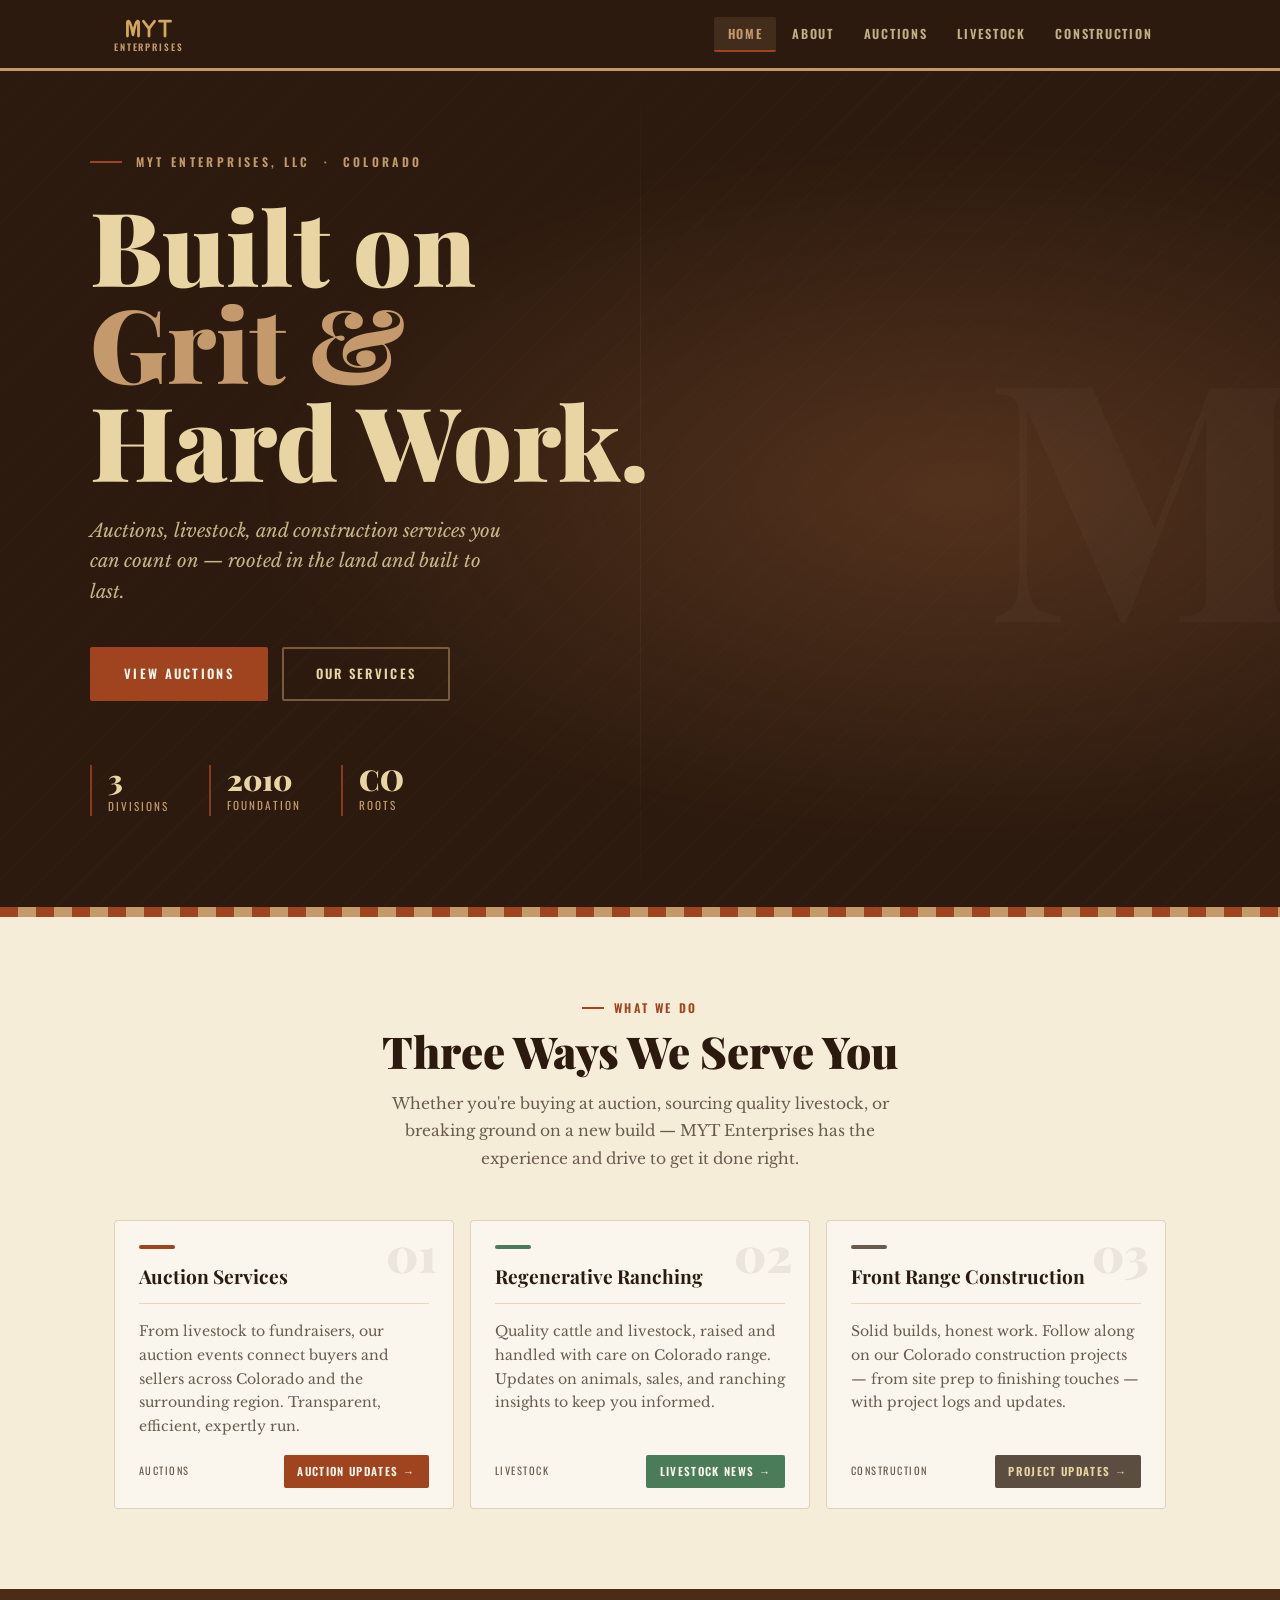
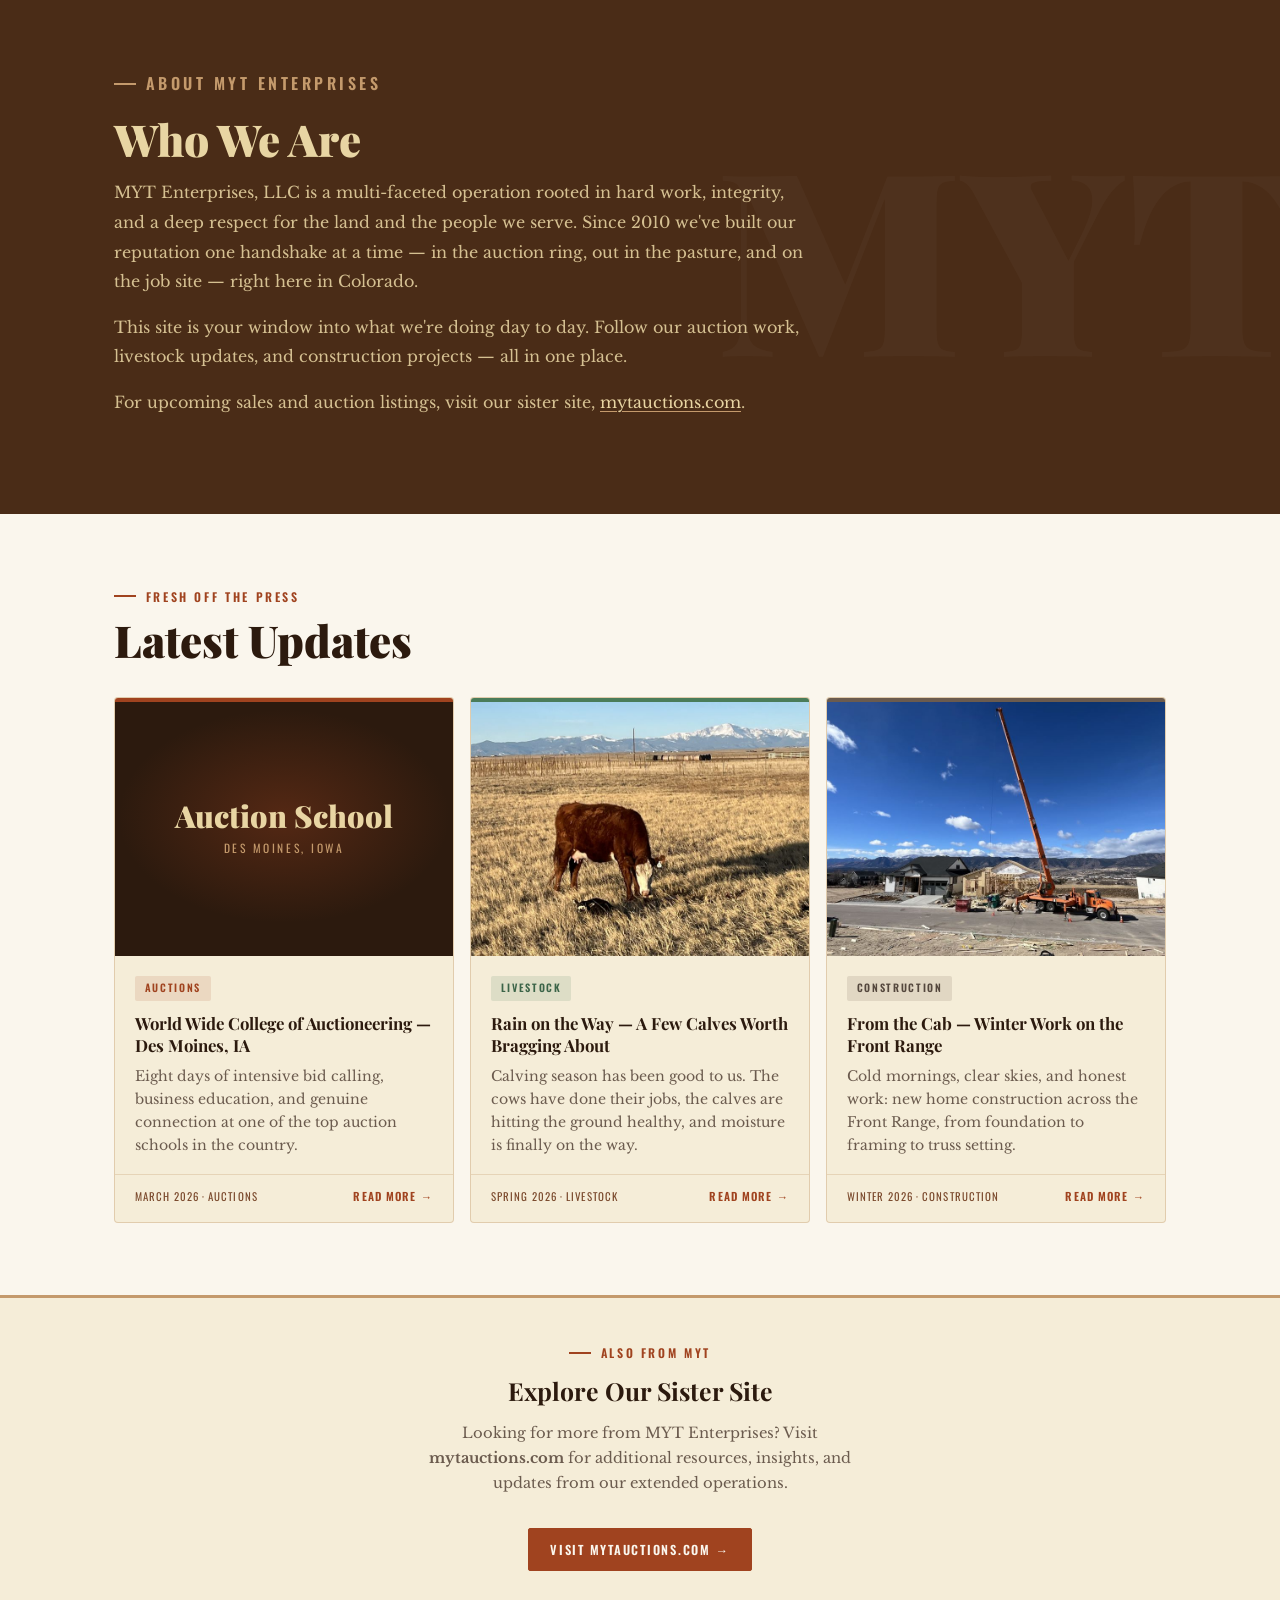
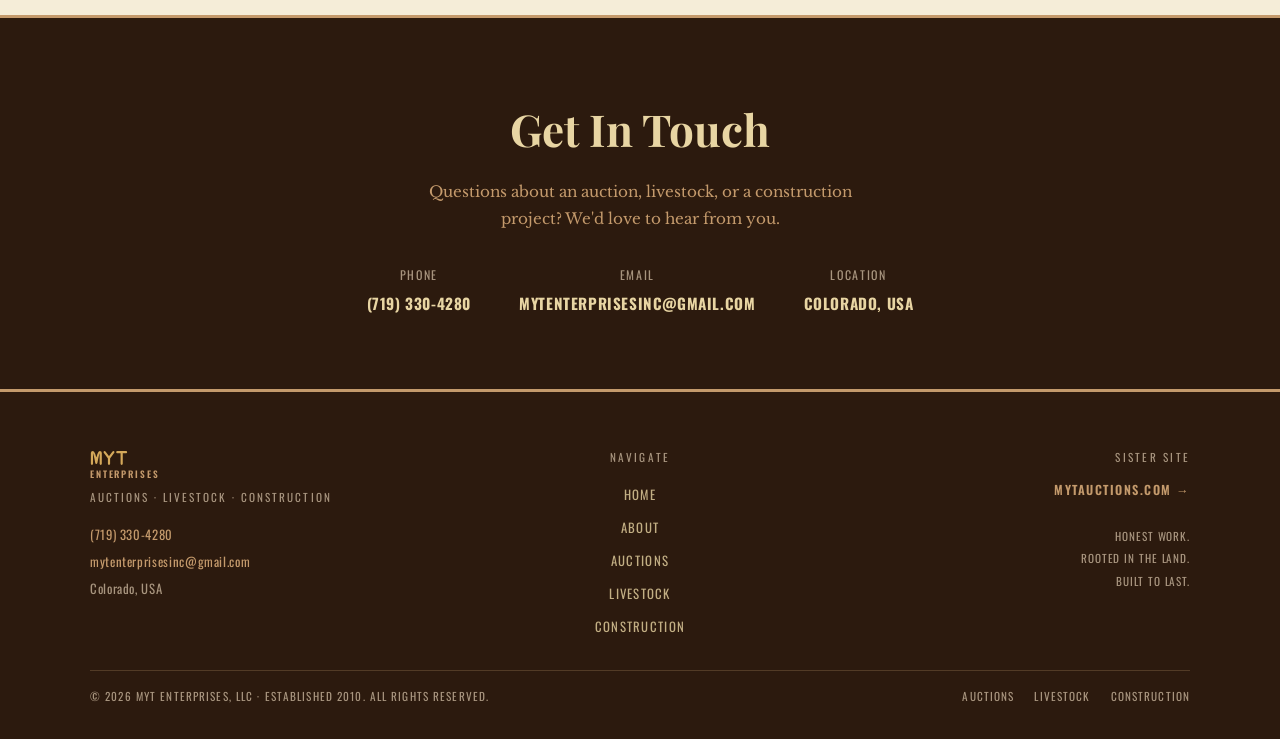
<file: index.html>
<!DOCTYPE html>
<html lang="en">
<head>
  <meta charset="UTF-8" />
  <meta name="viewport" content="width=device-width, initial-scale=1.0" />
  <title>MYT Enterprises, LLC — Auctions · Livestock · Construction</title>

  <meta name="description" content="MYT Enterprises, LLC offers auction services, livestock sales, and construction in central Colorado. Honest work, rooted in the land." />
  <meta name="robots" content="index, follow" />
  <link rel="canonical" href="https://mytenterprisesinc.com/" />
  <link rel="icon" href="favicon.svg" type="image/svg+xml" />
  <link rel="apple-touch-icon" href="apple-touch-icon.png" />
  <meta name="theme-color" content="#2C1A0E" />

  <meta property="og:type"        content="website" />
  <meta property="og:url"         content="https://mytenterprisesinc.com/" />
  <meta property="og:title"       content="MYT Enterprises, LLC — Auctions · Livestock · Construction" />
  <meta property="og:description" content="MYT Enterprises, LLC offers auction services, livestock sales, and construction in central Colorado. Honest work, rooted in the land." />
  <meta property="og:site_name"   content="MYT Enterprises, LLC" />
  <meta property="og:locale"      content="en_US" />
  <meta property="og:image"        content="https://mytenterprisesinc.com/og-image.png" />
  <meta property="og:image:width"  content="1200" />
  <meta property="og:image:height" content="630" />
  <meta property="og:image:alt"    content="MYT Enterprises, LLC — Auctions · Livestock · Construction" />
  <meta name="twitter:card" content="summary_large_image" />

  <script type="application/ld+json">
  {
    "@context": "https://schema.org",
    "@graph": [
      {
        "@type": ["LocalBusiness", "GeneralContractor"],
        "@id": "https://mytenterprisesinc.com/#business",
        "name": "MYT Enterprises, LLC",
        "url": "https://mytenterprisesinc.com/",
        "logo": "https://mytenterprisesinc.com/og-image.png",
        "image": "https://mytenterprisesinc.com/og-image.png",
        "description": "MYT Enterprises, LLC is a multi-faceted agricultural and construction operation based in Colorado, offering auction services, livestock sales, and construction projects.",
        "foundingDate": "2010",
        "telephone": "+17193304280",
        "email": "mytenterprisesinc@gmail.com",
        "address": { "@type": "PostalAddress", "addressRegion": "CO", "addressCountry": "US" },
        "areaServed": { "@type": "State", "name": "Colorado" },
        "sameAs": ["https://www.mytauctions.com/"]
      },
      {
        "@type": "WebSite",
        "@id": "https://mytenterprisesinc.com/#website",
        "url": "https://mytenterprisesinc.com/",
        "name": "MYT Enterprises, LLC",
        "publisher": { "@id": "https://mytenterprisesinc.com/#business" }
      }
    ]
  }
  </script>

  <link rel="preconnect" href="https://fonts.googleapis.com">
  <link rel="preconnect" href="https://fonts.gstatic.com" crossorigin>
  <link href="https://fonts.googleapis.com/css2?family=Playfair+Display:wght@700;900&family=Libre+Baskerville:ital,wght@0,400;0,700;1,400&family=Oswald:wght@400;600&display=swap" rel="stylesheet">
  <link rel="stylesheet" href="site.css" />

  <style>
    /* Homepage-only styles. Shared styles are in site.css. */

    /* ── HERO ── */
    .hero {
      background-color: var(--soil);
      background-image:
        radial-gradient(ellipse 80% 60% at 75% 50%, rgba(122,74,45,0.5) 0%, transparent 70%),
        repeating-linear-gradient(-45deg, transparent, transparent 28px, rgba(255,255,255,0.012) 28px, rgba(255,255,255,0.012) 29px);
      min-height: 90vh;
      display: flex;
      align-items: center;
      position: relative;
      overflow: hidden;
      padding: 5rem 1.5rem 6rem;
    }
    .hero::after {
      content: '';
      position: absolute;
      bottom: 0;
      left: 0;
      right: 0;
      height: 5px;
      background: repeating-linear-gradient(90deg, var(--rust) 0, var(--rust) 18px, var(--tan) 18px, var(--tan) 36px);
    }
    .hero-bg-letter {
      position: absolute;
      right: -0.08em;
      top: 50%;
      transform: translateY(-52%);
      font-family: var(--font-display);
      font-size: clamp(14rem, 26vw, 32rem);
      font-weight: 900;
      color: rgba(255,255,255,0.022);
      line-height: 1;
      pointer-events: none;
      user-select: none;
    }
    .hero-rule {
      position: absolute;
      left: 50%;
      top: 0;
      bottom: 0;
      width: 1px;
      background: linear-gradient(to bottom, transparent, rgba(196,154,108,0.08) 30%, rgba(196,154,108,0.08) 70%, transparent);
      pointer-events: none;
    }
    .hero-content {
      max-width: 1100px;
      margin: 0 auto;
      width: 100%;
      position: relative;
      z-index: 1;
    }
    .hero-eyebrow {
      font-family: var(--font-label);
      font-size: 0.75rem;
      font-weight: 600;
      letter-spacing: 0.28em;
      text-transform: uppercase;
      color: var(--tan);
      margin-bottom: 1.5rem;
      display: flex;
      align-items: center;
      gap: 0.85rem;
      animation: fadeUp 0.6s ease both;
    }
    .hero-eyebrow::before {
      content: '';
      display: inline-block;
      width: 32px;
      height: 2px;
      background: var(--rust);
      flex-shrink: 0;
    }
    .hero h1 {
      font-family: var(--font-display);
      font-size: clamp(3.2rem, 8vw, 7rem);
      font-weight: 900;
      color: var(--straw);
      line-height: 0.95;
      margin-bottom: 0.15em;
      animation: fadeUp 0.65s 0.08s ease both;
    }
    .hero h1 em {
      font-style: normal;
      color: var(--tan);
    }
    .hero-tagline {
      font-family: var(--font-body);
      font-style: italic;
      font-size: clamp(1rem, 1.8vw, 1.15rem);
      color: rgba(232,213,163,0.82);
      margin: 1.75rem 0 2.5rem;
      max-width: 420px;
      line-height: 1.65;
      animation: fadeUp 0.65s 0.16s ease both;
    }
    .hero-cta-row {
      display: flex;
      gap: 0.85rem;
      flex-wrap: wrap;
      animation: fadeUp 0.65s 0.24s ease both;
    }
    .btn-hero {
      font-family: var(--font-label);
      font-size: 0.8rem;
      font-weight: 600;
      letter-spacing: 0.18em;
      text-transform: uppercase;
      color: var(--cream);
      background: var(--rust);
      padding: 0.85rem 2rem;
      border-radius: 2px;
      text-decoration: none;
      border: 2px solid var(--rust);
      transition: background 0.2s, border-color 0.2s, transform 0.15s;
      display: inline-block;
    }
    .btn-hero:hover {
      background: #8a3818;
      border-color: #8a3818;
      transform: translateY(-1px);
      text-decoration: none;
    }
    .btn-hero-ghost {
      background: transparent;
      border: 2px solid rgba(196,154,108,0.5);
      color: var(--straw);
    }
    .btn-hero-ghost:hover {
      border-color: var(--tan);
      background: rgba(196,154,108,0.08);
      transform: translateY(-1px);
    }
    .hero-stats {
      display: flex;
      gap: 2.5rem;
      margin-top: 4rem;
      flex-wrap: wrap;
      animation: fadeUp 0.65s 0.32s ease both;
    }
    .hero-stat {
      border-left: 2px solid rgba(160,67,31,0.8);
      padding-left: 1rem;
    }
    .hero-stat-num {
      font-family: var(--font-display);
      font-size: 1.8rem;
      font-weight: 900;
      color: var(--straw);
      line-height: 1;
    }
    .hero-stat-label {
      font-family: var(--font-label);
      font-size: 0.7rem;
      letter-spacing: 0.18em;
      text-transform: uppercase;
      color: var(--tan);
      margin-top: 0.2rem;
    }
    @media (max-width: 600px) {
      .hero { min-height: 85vh; padding: 3.5rem 1.25rem 5rem; align-items: flex-start; }
      .hero h1 { font-size: clamp(2.8rem, 14vw, 4.5rem); }
      .hero-bg-letter { display: none; }
      .hero-stats { gap: 1.5rem; margin-top: 3rem; }
    }


    /* ── LAYOUT (homepage extras) ── */
    .section-head-center { text-align: center; margin-bottom: 3rem; }
    .section-head-center .section-label { justify-content: center; }
    .section-head-center .section-sub { margin: 0 auto; }
    /* color helpers for accent bars */
    .bg-rust  { background: var(--rust); }
    .bg-green { background: var(--green); }
    .bg-iron  { background: var(--iron); }

    /* ── PILLAR CARDS ── */
    .pillars { background: var(--parchment); padding: 5rem 0; }
    .pillars-grid {
      display: grid;
      grid-template-columns: repeat(3, 1fr);
      gap: 1rem;
    }
    @media (max-width: 720px) { .pillars-grid { grid-template-columns: 1fr; } }

    .pillar {
      background: var(--cream);
      border: 1px solid rgba(196,154,108,0.4);
      border-radius: 4px;
      overflow: hidden;
      display: flex;
      flex-direction: column;
      transition: transform 0.22s, box-shadow 0.22s;
    }
    .pillar:hover { transform: translateY(-4px); box-shadow: 0 12px 32px rgba(44,26,14,0.15); }
    .pillar-header {
      padding: 1.5rem 1.5rem 1rem;
      position: relative;
    }
    .pillar-header::after {
      content: '';
      position: absolute;
      bottom: 0;
      left: 1.5rem;
      right: 1.5rem;
      height: 1px;
      background: rgba(196,154,108,0.35);
    }
    .pillar-accent {
      width: 36px;
      height: 4px;
      border-radius: 2px;
      margin-bottom: 1rem;
    }
    .pillar-num {
      font-family: var(--font-display);
      font-size: 3rem;
      font-weight: 900;
      line-height: 1;
      opacity: 0.07;
      position: absolute;
      top: 0.5rem;
      right: 1rem;
      color: var(--soil);
      pointer-events: none;
      user-select: none;
    }
    .pillar h3 {
      font-family: var(--font-display);
      font-size: 1.2rem;
      font-weight: 700;
      color: var(--soil);
      line-height: 1.2;
      position: relative;
      z-index: 1;
    }
    .pillar-body {
      padding: 1rem 1.5rem 0;
      flex: 1;
    }
    .pillar-body p {
      font-size: 0.88rem;
      color: var(--iron);
      line-height: 1.7;
    }
    .pillar-footer {
      padding: 1rem 1.5rem 1.25rem;
      display: flex;
      align-items: center;
      justify-content: space-between;
    }
    .pillar-tag {
      font-family: var(--font-label);
      font-size: 0.65rem;
      letter-spacing: 0.14em;
      text-transform: uppercase;
      color: var(--iron);
    }
    .pillar-cta {
      font-family: var(--font-label);
      font-size: 0.7rem;
      font-weight: 600;
      letter-spacing: 0.12em;
      text-transform: uppercase;
      display: inline-flex;
      align-items: center;
      gap: 0.4rem;
      padding: 0.4rem 0.85rem;
      border-radius: 2px;
      text-decoration: none;
      transition: background 0.18s;
    }
    .cta-rust { background: var(--rust); color: var(--cream); }
    .cta-green { background: var(--green); color: var(--cream); }
    .cta-iron { background: #5c4d41; color: var(--straw); }
    .cta-rust:hover, .cta-green:hover, .cta-iron:hover { background: var(--soil); text-decoration: none; }

    /* ── ABOUT BAND ── */
    .about-band {
      background: var(--bark);
      padding: 5rem 0;
      position: relative;
      overflow: hidden;
    }
    .about-band::before {
      content: 'MYT';
      position: absolute;
      right: -0.1em;
      top: 50%;
      transform: translateY(-50%);
      font-family: var(--font-display);
      font-size: clamp(8rem, 20vw, 18rem);
      font-weight: 900;
      color: rgba(255,255,255,0.028);
      pointer-events: none;
      line-height: 1;
    }
    .about-inner { max-width: 700px; position: relative; }
    .about-band .section-label { color: var(--tan); }
    .about-band .section-label::before { background: var(--tan); }
    .about-band .section-title { color: var(--straw); }
    .about-band p {
      color: rgba(232,213,163,0.88);
      line-height: 1.85;
      margin-bottom: 1rem;
      font-size: 1rem;
    }
    .about-band a { color: var(--straw); text-decoration: underline; text-decoration-color: var(--tan); text-underline-offset: 3px; }
    .about-band a:hover { color: var(--tan); }

    /* ── UPDATES CARDS ── */
    .updates-head { margin-bottom: 2rem; }
    .updates-grid {
      display: grid;
      grid-template-columns: repeat(auto-fit, minmax(280px, 1fr));
      gap: 1rem;
    }
    .update-card {
      background: var(--parchment);
      border: 1px solid rgba(196,154,108,0.4);
      border-radius: 4px;
      overflow: hidden;
      display: flex;
      flex-direction: column;
      transition: transform 0.2s, box-shadow 0.2s;
    }
    .update-card:hover { transform: translateY(-3px); box-shadow: 0 8px 24px rgba(44,26,14,0.13); }
    .update-card-color-bar { height: 4px; width: 100%; }
    .update-card-photo {
      width: 100%;
      height: auto;
      aspect-ratio: 4 / 3;
      object-fit: cover;
      background: var(--bark);
    }
    .update-card-photo--text {
      display: flex;
      flex-direction: column;
      align-items: center;
      justify-content: center;
      gap: 0.35rem;
      background:
        radial-gradient(ellipse 70% 60% at 50% 45%, rgba(160,67,31,0.35) 0%, transparent 70%),
        var(--soil);
      text-align: center;
      padding: 1rem;
    }
    .ucp-big {
      font-family: var(--font-display);
      font-weight: 900;
      font-size: 1.9rem;
      line-height: 1.1;
      color: var(--straw);
    }
    .ucp-small {
      font-family: var(--font-label);
      font-size: 0.72rem;
      letter-spacing: 0.22em;
      text-transform: uppercase;
      color: var(--tan);
    }
    .update-card-inner {
      padding: 1.25rem 1.25rem 1rem;
      flex: 1;
      display: flex;
      flex-direction: column;
    }
    .update-badge {
      display: inline-flex;
      align-items: center;
      font-family: var(--font-label);
      font-size: 0.65rem;
      font-weight: 600;
      letter-spacing: 0.16em;
      text-transform: uppercase;
      padding: 0.22rem 0.6rem;
      border-radius: 2px;
      margin-bottom: 0.75rem;
      align-self: flex-start;
    }
    .badge-rust { background: rgba(160,67,31,0.12); color: var(--rust); }
    .badge-green { background: rgba(74,124,89,0.14); color: #3b6448; }
    .badge-iron { background: rgba(107,91,78,0.15); color: #54473d; }
    .update-card h3 {
      font-family: var(--font-display);
      font-size: 1.05rem;
      font-weight: 700;
      color: var(--soil);
      line-height: 1.3;
      margin-bottom: 0.5rem;
    }
    .update-card p {
      font-size: 0.88rem;
      color: var(--iron);
      line-height: 1.65;
      flex: 1;
    }
    .update-card-footer {
      padding: 0.75rem 1.25rem 1rem;
      border-top: 1px solid rgba(196,154,108,0.3);
      display: flex;
      align-items: center;
      justify-content: space-between;
    }
    .update-meta {
      font-family: var(--font-label);
      font-size: 0.68rem;
      letter-spacing: 0.1em;
      text-transform: uppercase;
      color: var(--saddle);
    }
    .update-link {
      font-family: var(--font-label);
      font-size: 0.7rem;
      font-weight: 600;
      letter-spacing: 0.1em;
      text-transform: uppercase;
      color: var(--rust);
      text-decoration: none;
    }
    .update-link:hover { color: var(--soil); text-decoration: none; }


    .sister-band .btn { margin-top: 1rem; }
    /* ── SISTER BAND ── */
    .sister-band {
      background: var(--parchment);
      border-top: 3px solid var(--tan);
      border-bottom: 3px solid var(--tan);
      padding: 2.75rem 1.5rem;
      text-align: center;
    }
    .sister-band .section-label { margin-bottom: 0.4rem; justify-content: center; }
    .sister-band h2 {
      font-family: var(--font-display);
      font-size: 1.55rem;
      font-weight: 700;
      color: var(--soil);
      margin-bottom: 0.5rem;
    }
    .sister-band p.sub {
      font-size: 0.92rem;
      color: var(--iron);
      max-width: 480px;
      margin: 0 auto 1rem;
      line-height: 1.7;
    }


    @media (prefers-reduced-motion: reduce) {
      .pillar:hover, .update-card:hover, .btn-hero:hover { transform: none; }
    }
  </style>
</head>
<body>

  <!-- ── NAV ── -->
  <nav class="site-nav" aria-label="Main navigation">
    <div class="nav-inner">
      <a class="logo-mark" href="index.html" aria-label="MYT Enterprises home">
        <svg width="48" height="24" viewBox="0 0 78 38" fill="none" xmlns="http://www.w3.org/2000/svg" aria-hidden="true">
          <path d="M4 32 L4 10 Q4 8 6 8 Q9 8 13 30 Q17 8 20 8 Q22 8 22 10 L22 32" stroke-width="4.5" stroke-linecap="round" stroke-linejoin="round" fill="none"/>
          <path d="M30 8 L39 20 L48 8 M39 20 L39 32" stroke-width="4.5" stroke-linecap="round" stroke-linejoin="round" fill="none"/>
          <path d="M56 8 L74 8 M65 8 L65 32" stroke-width="4.5" stroke-linecap="round" stroke-linejoin="round" fill="none"/>
        </svg>
        <span class="logo-sub">Enterprises</span>
      </a>
      <button class="nav-toggle" id="navToggle" aria-label="Toggle menu" aria-expanded="false" aria-controls="navLinks">
        <span></span><span></span><span></span>
      </button>
      <ul class="nav-links" id="navLinks">
        <li><a href="index.html" class="active" aria-current="page">Home</a></li>
        <li><a href="about.html">About</a></li>
        <li><a href="auctions.html">Auctions</a></li>
        <li><a href="livestock.html">Livestock</a></li>
        <li><a href="construction.html">Construction</a></li>
      </ul>
    </div>
  </nav>

  <main>

    <!-- ── HERO ── -->
    <section class="hero" aria-label="Introduction">
      <div class="hero-bg-letter" aria-hidden="true">M</div>
      <div class="hero-rule" aria-hidden="true"></div>
      <div class="hero-content">
        <div class="hero-eyebrow">MYT Enterprises, LLC &nbsp;·&nbsp; Colorado</div>
        <h1>Built on<br><em>Grit &amp;</em><br>Hard Work.</h1>
        <p class="hero-tagline">Auctions, livestock, and construction services you can count on — rooted in the land and built to last.</p>
        <div class="hero-cta-row">
          <a href="https://www.mytauctions.com" class="btn-hero" target="_blank" rel="noopener">View Auctions</a>
          <a href="#services" class="btn-hero btn-hero-ghost">Our Services</a>
        </div>
        <div class="hero-stats">
          <div class="hero-stat">
            <div class="hero-stat-num">3</div>
            <div class="hero-stat-label">Divisions</div>
          </div>
          <div class="hero-stat">
            <div class="hero-stat-num">2010</div>
            <div class="hero-stat-label">Foundation</div>
          </div>
          <div class="hero-stat">
            <div class="hero-stat-num">CO</div>
            <div class="hero-stat-label">Roots</div>
          </div>
        </div>
      </div>
    </section>

    <div class="brand-stripe" aria-hidden="true"></div>

    <!-- ── SERVICES / PILLARS ── -->
    <section class="pillars" id="services" aria-labelledby="services-heading">
      <div class="container">
        <div class="section-head-center">
          <p class="section-label">What We Do</p>
          <h2 class="section-title" id="services-heading">Three Ways We Serve You</h2>
          <p class="section-sub">Whether you're buying at auction, sourcing quality livestock, or breaking ground on a new build — MYT Enterprises has the experience and drive to get it done right.</p>
        </div>
        <div class="pillars-grid">

          <article class="pillar">
            <div class="pillar-header">
              <div class="pillar-num" aria-hidden="true">01</div>
              <div class="pillar-accent bg-rust"></div>
              <h3>Auction Services</h3>
            </div>
            <div class="pillar-body">
              <p>From livestock to fundraisers, our auction events connect buyers and sellers across Colorado and the surrounding region. Transparent, efficient, expertly run.</p>
            </div>
            <div class="pillar-footer">
              <span class="pillar-tag">Auctions</span>
              <a href="auctions.html" class="pillar-cta cta-rust">Auction Updates →</a>
            </div>
          </article>

          <article class="pillar">
            <div class="pillar-header">
              <div class="pillar-num" aria-hidden="true">02</div>
              <div class="pillar-accent bg-green"></div>
              <h3>Regenerative Ranching</h3>
            </div>
            <div class="pillar-body">
              <p>Quality cattle and livestock, raised and handled with care on Colorado range. Updates on animals, sales, and ranching insights to keep you informed.</p>
            </div>
            <div class="pillar-footer">
              <span class="pillar-tag">Livestock</span>
              <a href="livestock.html" class="pillar-cta cta-green">Livestock News →</a>
            </div>
          </article>

          <article class="pillar">
            <div class="pillar-header">
              <div class="pillar-num" aria-hidden="true">03</div>
              <div class="pillar-accent bg-iron"></div>
              <h3>Front Range Construction</h3>
            </div>
            <div class="pillar-body">
              <p>Solid builds, honest work. Follow along on our Colorado construction projects — from site prep to finishing touches — with project logs and updates.</p>
            </div>
            <div class="pillar-footer">
              <span class="pillar-tag">Construction</span>
              <a href="construction.html" class="pillar-cta cta-iron">Project Updates →</a>
            </div>
          </article>

        </div>
      </div>
    </section>

    <!-- ── ABOUT BAND ── -->
    <section class="about-band" aria-labelledby="about-heading">
      <div class="container">
        <div class="about-inner">
          <p class="section-label">About MYT Enterprises</p>
          <h2 class="section-title" id="about-heading">Who We Are</h2>
          <p>MYT Enterprises, LLC is a multi-faceted operation rooted in hard work, integrity, and a deep respect for the land and the people we serve. Since 2010 we've built our reputation one handshake at a time — in the auction ring, out in the pasture, and on the job site — right here in Colorado.</p>
          <p>This site is your window into what we're doing day to day. Follow our auction work, livestock updates, and construction projects — all in one place.</p>
          <p>For upcoming sales and auction listings, visit our sister site, <a href="https://www.mytauctions.com" target="_blank" rel="noopener">mytauctions.com</a>.</p>
        </div>
      </div>
    </section>

    <!-- ── LATEST UPDATES ── -->
    <!-- Newest post from each section page. When you add a post, update its card here. -->
    <section aria-labelledby="latest-heading">
      <div class="container">
        <p class="section-label">Fresh Off the Press</p>
        <h2 class="section-title updates-head" id="latest-heading">Latest Updates</h2>
        <div class="updates-grid">

          <article class="update-card">
            <div class="update-card-color-bar bg-rust"></div>
            <div class="update-card-photo update-card-photo--text" aria-hidden="true">
              <span class="ucp-big">Auction School</span>
              <span class="ucp-small">Des Moines, Iowa</span>
            </div>
            <div class="update-card-inner">
              <span class="update-badge badge-rust">Auctions</span>
              <h3>World Wide College of Auctioneering — Des Moines, IA</h3>
              <p>Eight days of intensive bid calling, business education, and genuine connection at one of the top auction schools in the country.</p>
            </div>
            <div class="update-card-footer">
              <span class="update-meta">March 2026 · Auctions</span>
              <a href="auctions.html#auction-school-2025" class="update-link">Read More →</a>
            </div>
          </article>

          <article class="update-card">
            <div class="update-card-color-bar bg-green"></div>
            <img class="update-card-photo" src="thumbs/calves-spring-2026.jpg" width="800" height="600" alt="Hereford cow with her newborn calf in a Colorado pasture, Pikes Peak behind" loading="lazy" />
            <div class="update-card-inner">
              <span class="update-badge badge-green">Livestock</span>
              <h3>Rain on the Way — A Few Calves Worth Bragging About</h3>
              <p>Calving season has been good to us. The cows have done their jobs, the calves are hitting the ground healthy, and moisture is finally on the way.</p>
            </div>
            <div class="update-card-footer">
              <span class="update-meta">Spring 2026 · Livestock</span>
              <a href="livestock.html#spring-update-2025" class="update-link">Read More →</a>
            </div>
          </article>

          <article class="update-card">
            <div class="update-card-color-bar bg-iron"></div>
            <img class="update-card-photo" src="thumbs/trusses-winter-2025.jpg" width="800" height="600" alt="Crane truck setting roof trusses on a new home along the Front Range" loading="lazy" />
            <div class="update-card-inner">
              <span class="update-badge badge-iron">Construction</span>
              <h3>From the Cab — Winter Work on the Front Range</h3>
              <p>Cold mornings, clear skies, and honest work: new home construction across the Front Range, from foundation to framing to truss setting.</p>
            </div>
            <div class="update-card-footer">
              <span class="update-meta">Winter 2026 · Construction</span>
              <a href="construction.html#winter-work-2025" class="update-link">Read More →</a>
            </div>
          </article>

        </div>
      </div>
    </section>

    <!-- ── SISTER SITE BAND ── -->
    <section class="sister-band" aria-labelledby="sister-heading">
      <p class="section-label">Also From MYT</p>
      <h2 id="sister-heading">Explore Our Sister Site</h2>
      <p class="sub">Looking for more from MYT Enterprises? Visit <strong>mytauctions.com</strong> for additional resources, insights, and updates from our extended operations.</p>
      <a href="https://www.mytauctions.com" class="btn" target="_blank" rel="noopener">Visit mytauctions.com →</a>
    </section>

    <!-- ── CONTACT BAND ── -->
    <section class="contact-band" id="contact" aria-labelledby="contact-heading">
      <h2 id="contact-heading">Get In Touch</h2>
      <p>Questions about an auction, livestock, or a construction project? We'd love to hear from you.</p>
      <div class="contact-details">
        <div class="contact-item">
          Phone
          <strong><a href="tel:+17193304280">(719) 330-4280</a></strong>
        </div>
        <div class="contact-item">
          Email
          <strong><a href="mailto:mytenterprisesinc@gmail.com">mytenterprisesinc@gmail.com</a></strong>
        </div>
        <div class="contact-item">
          Location
          <strong>Colorado, USA</strong>
        </div>
      </div>
    </section>

  </main>

  <!-- ── FOOTER ── -->
  <footer class="site-footer">
    <div class="footer-inner">
      <div class="footer-brand">
        <a class="logo-mark" href="index.html" aria-label="MYT Enterprises home">
          <svg width="38" height="19" viewBox="0 0 78 38" fill="none" xmlns="http://www.w3.org/2000/svg" aria-hidden="true">
            <path d="M4 32 L4 10 Q4 8 6 8 Q9 8 13 30 Q17 8 20 8 Q22 8 22 10 L22 32" stroke-width="4.5" stroke-linecap="round" stroke-linejoin="round" fill="none"/>
            <path d="M30 8 L39 20 L48 8 M39 20 L39 32" stroke-width="4.5" stroke-linecap="round" stroke-linejoin="round" fill="none"/>
            <path d="M56 8 L74 8 M65 8 L65 32" stroke-width="4.5" stroke-linecap="round" stroke-linejoin="round" fill="none"/>
          </svg>
          <span class="logo-sub">Enterprises</span>
        </a>
        <p class="footer-tagline">Auctions · Livestock · Construction</p>
        <a class="footer-contact-item" href="tel:+17193304280">(719) 330-4280</a>
        <a class="footer-contact-item" href="mailto:mytenterprisesinc@gmail.com">mytenterprisesinc@gmail.com</a>
        <span class="footer-contact-item footer-contact-static">Colorado, USA</span>
      </div>

      <nav class="footer-nav" aria-label="Footer navigation">
        <p class="footer-nav-label">Navigate</p>
        <ul>
          <li><a href="index.html">Home</a></li>
          <li><a href="about.html">About</a></li>
          <li><a href="auctions.html">Auctions</a></li>
          <li><a href="livestock.html">Livestock</a></li>
          <li><a href="construction.html">Construction</a></li>
        </ul>
      </nav>

      <div class="footer-right">
        <p class="footer-sister-label">Sister Site</p>
        <a class="footer-sister-link" href="https://www.mytauctions.com" target="_blank" rel="noopener">mytauctions.com →</a>
        <div class="footer-legal">
          <p>Honest work.</p>
          <p>Rooted in the land.</p>
          <p>Built to last.</p>
        </div>
      </div>
    </div>

    <hr class="footer-divider" />

    <div class="footer-bottom">
      <p>© <span class="yr">2026</span> MYT Enterprises, LLC · Established 2010. All rights reserved.</p>
      <div class="footer-bottom-divs">
        <span>Auctions</span>
        <span>Livestock</span>
        <span>Construction</span>
      </div>
    </div>
  </footer>

  <script src="site.js" defer></script>

</body>
</html>
</file>
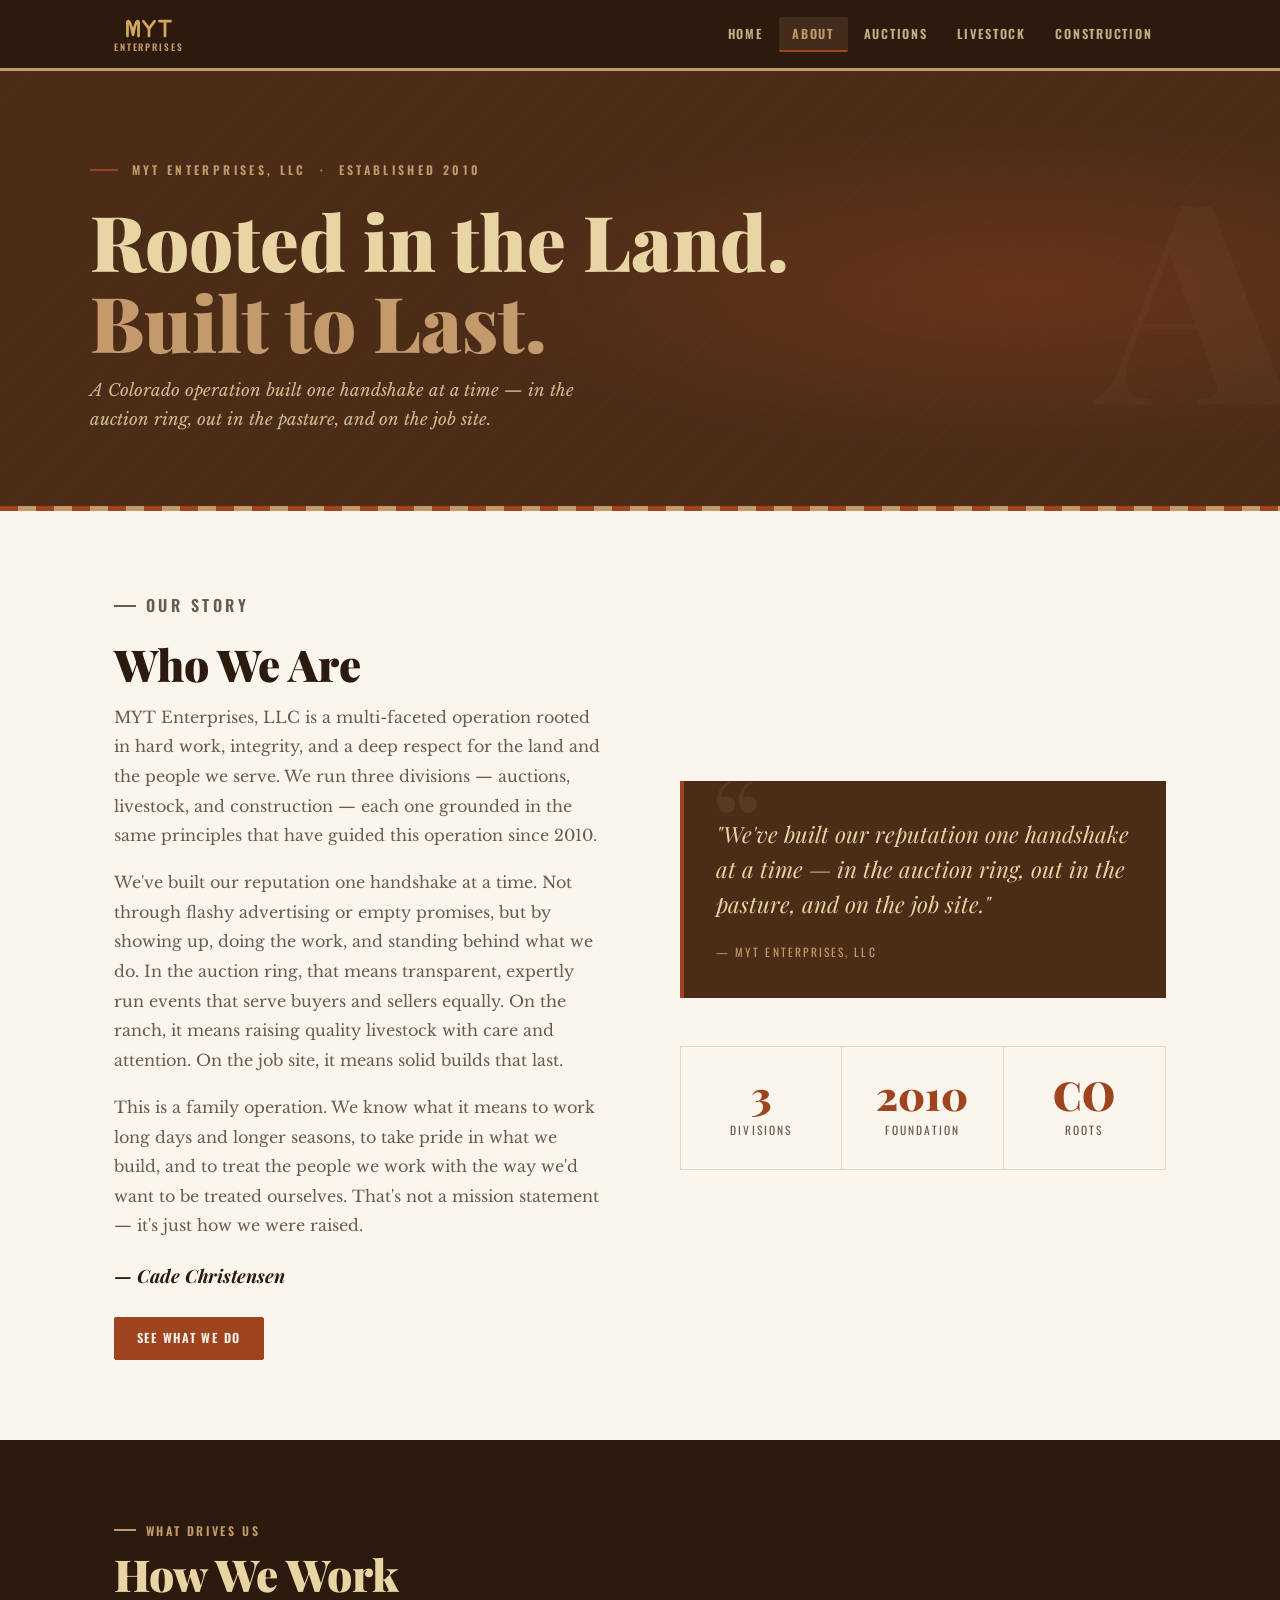
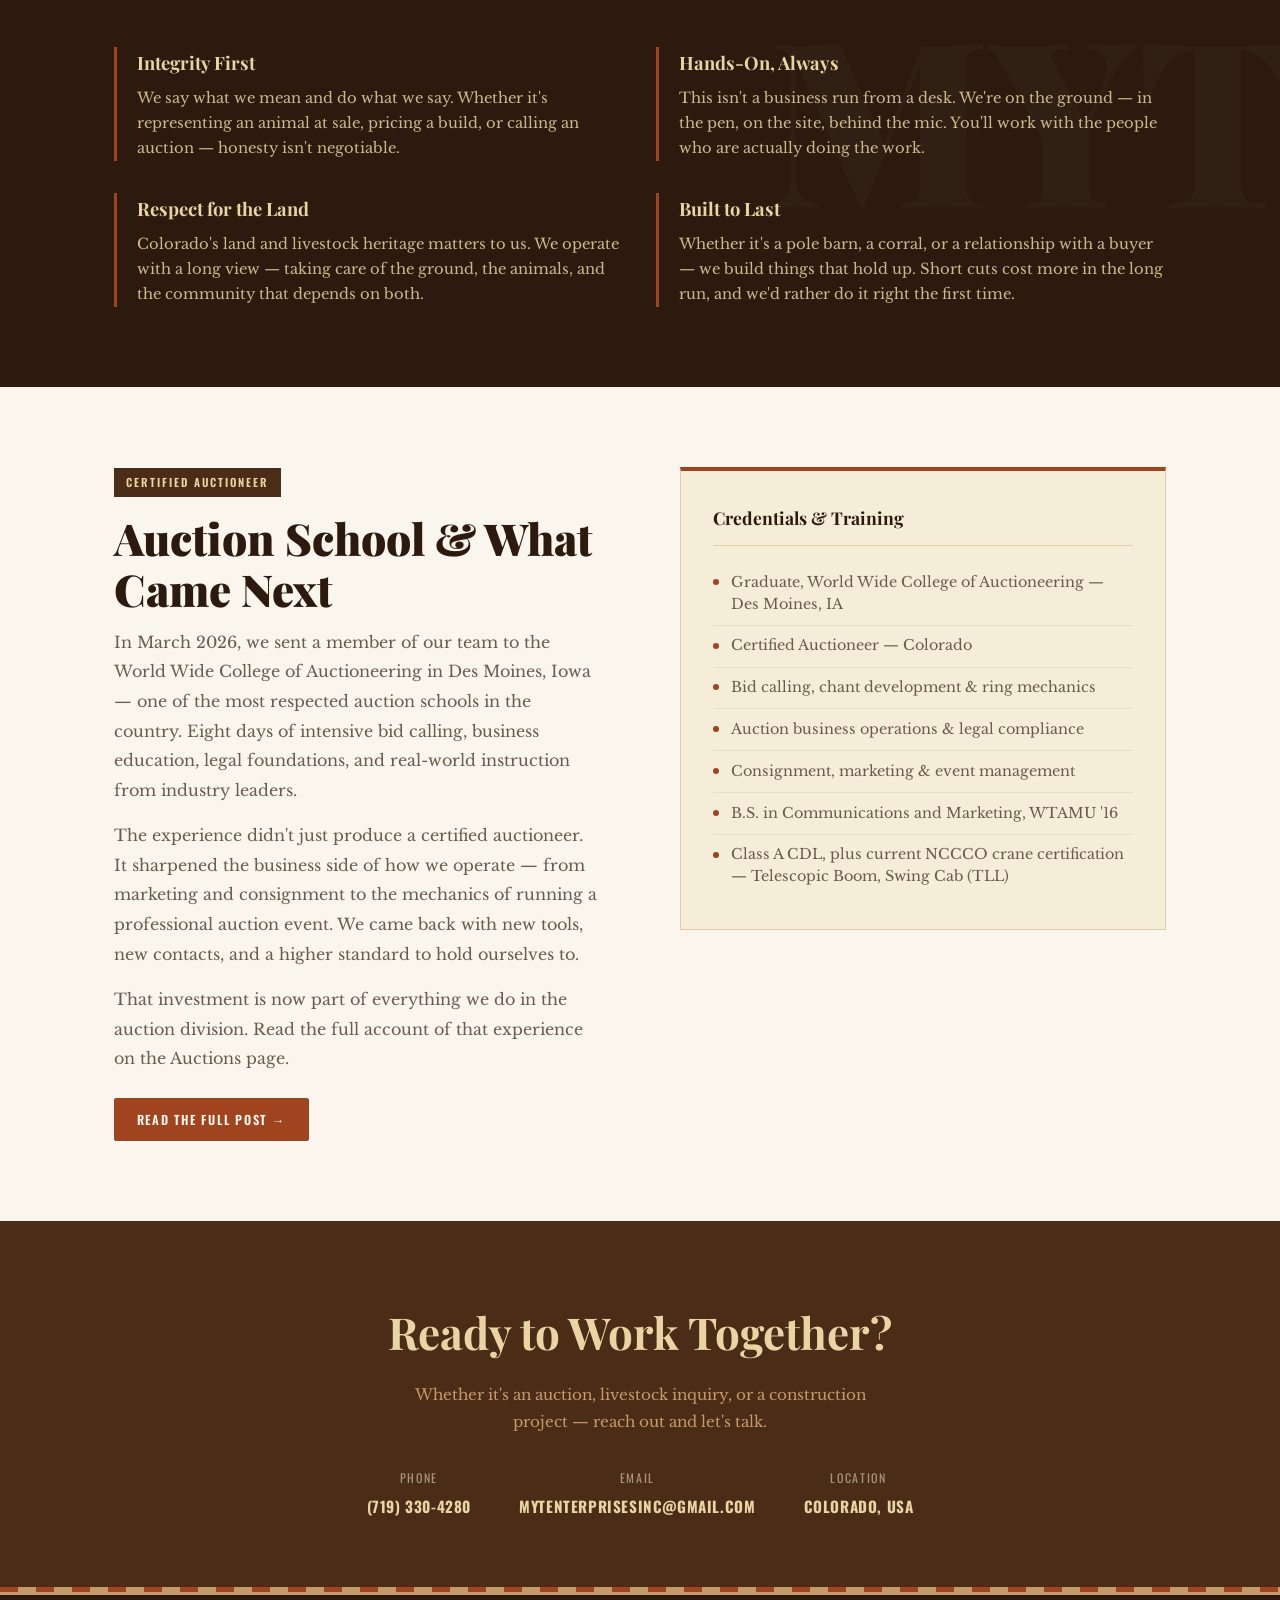
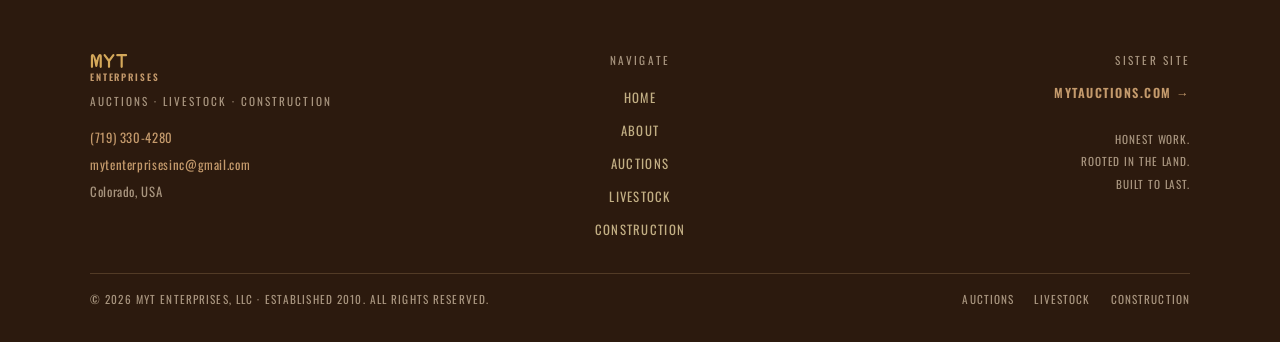
<file: about.html>
<!DOCTYPE html>
<html lang="en">
<head>
  <meta charset="UTF-8" />
  <meta name="viewport" content="width=device-width, initial-scale=1.0" />
  <title>About — MYT Enterprises, LLC</title>
  <meta name="description" content="Learn about MYT Enterprises, LLC — a Colorado-based operation built on hard work, integrity, and a deep respect for the land since 2010. Auctions, livestock, and construction." />
  <meta name="robots" content="index, follow" />
  <link rel="canonical" href="https://mytenterprisesinc.com/about.html" />
  <link rel="icon" href="favicon.svg" type="image/svg+xml" />
  <link rel="apple-touch-icon" href="apple-touch-icon.png" />
  <meta name="theme-color" content="#2C1A0E" />

  <meta property="og:type"         content="website" />
  <meta property="og:url"          content="https://mytenterprisesinc.com/about.html" />
  <meta property="og:title"        content="About — MYT Enterprises, LLC" />
  <meta property="og:description"  content="Learn about MYT Enterprises, LLC — a Colorado-based operation built on hard work, integrity, and a deep respect for the land." />
  <meta property="og:site_name"    content="MYT Enterprises, LLC" />
  <meta property="og:locale"       content="en_US" />
  <meta property="og:image"        content="https://mytenterprisesinc.com/og-image.png" />
  <meta property="og:image:width"  content="1200" />
  <meta property="og:image:height" content="630" />
  <meta name="twitter:card" content="summary_large_image" />

  <script type="application/ld+json">
  {
    "@context": "https://schema.org",
    "@graph": [
      {
        "@type": "BreadcrumbList",
        "itemListElement": [
          { "@type": "ListItem", "position": 1, "name": "Home",  "item": "https://mytenterprisesinc.com/" },
          { "@type": "ListItem", "position": 2, "name": "About", "item": "https://mytenterprisesinc.com/about.html" }
        ]
      }
    ]
  }
  </script>

  <link rel="preconnect" href="https://fonts.googleapis.com">
  <link rel="preconnect" href="https://fonts.gstatic.com" crossorigin>
  <link href="https://fonts.googleapis.com/css2?family=Playfair+Display:ital,wght@0,700;0,900;1,700&family=Libre+Baskerville:ital,wght@0,400;0,700;1,400&family=Oswald:wght@400;600&display=swap" rel="stylesheet">
  <link rel="stylesheet" href="site.css" />

  <style>
    /* ── About-page hero ── */
    .about-hero {
      background-color: var(--bark);
      background-image:
        radial-gradient(ellipse 70% 60% at 80% 50%, rgba(160,67,31,0.35) 0%, transparent 65%),
        repeating-linear-gradient(-45deg, transparent, transparent 28px, rgba(255,255,255,0.012) 28px, rgba(255,255,255,0.012) 29px);
      padding: 5.5rem 1.5rem 4.5rem;
      position: relative;
      overflow: hidden;
    }
    .about-hero-bg {
      position: absolute;
      right: -0.05em;
      top: 50%;
      transform: translateY(-50%);
      font-family: var(--font-display);
      font-size: clamp(10rem, 22vw, 22rem);
      font-weight: 900;
      color: rgba(255,255,255,0.025);
      line-height: 1;
      pointer-events: none;
      user-select: none;
    }
    .about-hero-inner { max-width: 1100px; margin: 0 auto; position: relative; z-index: 1; }
    .about-hero-eyebrow {
      font-family: var(--font-label);
      font-size: 0.75rem;
      font-weight: 600;
      letter-spacing: 0.28em;
      text-transform: uppercase;
      color: var(--tan);
      margin-bottom: 1.25rem;
      display: flex;
      align-items: center;
      gap: 0.85rem;
    }
    .about-hero-eyebrow::before { content: ''; display: inline-block; width: 28px; height: 2px; background: var(--rust); flex-shrink: 0; }
    .about-hero h1 {
      font-family: var(--font-display);
      font-size: clamp(2.8rem, 6vw, 5rem);
      font-weight: 900;
      color: var(--straw);
      line-height: 1.05;
      margin-bottom: 1rem;
    }
    .about-hero h1 em { font-style: normal; color: var(--tan); }
    .about-hero-sub {
      font-style: italic;
      font-size: 1.05rem;
      color: rgba(232,213,163,0.85);
      max-width: 500px;
      line-height: 1.7;
    }

    /* ── Story ── */
    section { padding: 5rem 0; }
    .story-grid { display: grid; grid-template-columns: 1fr 1fr; gap: 5rem; align-items: center; }
    .story-text p { color: var(--iron); line-height: 1.85; margin-bottom: 1.1rem; font-size: 1rem; }
    .story-text .signature {
      font-family: var(--font-display);
      font-style: italic;
      font-weight: 700;
      font-size: 1.15rem;
      color: var(--soil);
      margin-bottom: 0;
    }
    .story-text .btn { margin-top: 1.5rem; }
    .story-pull { background: var(--bark); border-left: 4px solid var(--rust); padding: 2.25rem 2rem; position: relative; overflow: hidden; }
    .story-pull::before {
      content: '\201C';
      position: absolute;
      top: -0.2em;
      left: 0.2em;
      font-family: var(--font-display);
      font-size: 8rem;
      color: rgba(196,154,108,0.12);
      line-height: 1;
      pointer-events: none;
    }
    .story-pull blockquote {
      font-family: var(--font-display);
      font-size: clamp(1.1rem, 2vw, 1.4rem);
      font-style: italic;
      color: var(--straw);
      line-height: 1.55;
      position: relative;
      z-index: 1;
    }
    .story-pull cite {
      display: block;
      font-family: var(--font-label);
      font-size: 0.72rem;
      letter-spacing: 0.18em;
      text-transform: uppercase;
      color: var(--tan);
      margin-top: 1.25rem;
      font-style: normal;
    }
    .stats-band { display: grid; grid-template-columns: repeat(3, 1fr); margin-top: 3rem; border: 1px solid rgba(196,154,108,0.35); }
    .stat-block { padding: 1.75rem 1rem; text-align: center; border-right: 1px solid rgba(196,154,108,0.35); }
    .stat-block:last-child { border-right: none; }
    .stat-block-num { font-family: var(--font-display); font-size: 2.5rem; font-weight: 900; color: var(--rust); line-height: 1; }
    .stat-block-label {
      font-family: var(--font-label);
      font-size: 0.72rem;
      letter-spacing: 0.18em;
      text-transform: uppercase;
      color: var(--iron);
      margin-top: 0.35rem;
    }
    @media (max-width: 820px) { .story-grid { grid-template-columns: 1fr; gap: 3rem; } }
    @media (max-width: 500px) {
      .stats-band { grid-template-columns: 1fr; }
      .stat-block { border-right: none; border-bottom: 1px solid rgba(196,154,108,0.35); }
      .stat-block:last-child { border-bottom: none; }
    }

    /* ── Values ── */
    .values-band { background: var(--soil); position: relative; overflow: hidden; }
    .values-band::before {
      content: 'MYT';
      position: absolute;
      right: -0.08em;
      top: 50%;
      transform: translateY(-50%);
      font-family: var(--font-display);
      font-size: clamp(8rem, 18vw, 20rem);
      font-weight: 900;
      color: rgba(255,255,255,0.025);
      pointer-events: none;
      line-height: 1;
    }
    .values-band .container { position: relative; }
    .values-band .section-label { color: var(--tan); }
    .values-band .section-title { color: var(--straw); }
    .values-grid { display: grid; grid-template-columns: repeat(2, 1fr); gap: 2rem; margin-top: 3rem; }
    .value-item { border-left: 3px solid var(--rust); padding-left: 1.25rem; }
    .value-item h3 { font-family: var(--font-display); font-size: 1.15rem; font-weight: 700; color: var(--straw); margin-bottom: 0.4rem; }
    .value-item p { font-size: 0.92rem; color: rgba(232,213,163,0.85); line-height: 1.7; }
    @media (max-width: 600px) { .values-grid { grid-template-columns: 1fr; } }

    /* ── Auctioneer ── */
    .auctioneer-grid { display: grid; grid-template-columns: 1fr 1fr; gap: 5rem; align-items: start; }
    .auctioneer-badge {
      display: inline-block;
      font-family: var(--font-label);
      font-size: 0.7rem;
      font-weight: 600;
      letter-spacing: 0.18em;
      text-transform: uppercase;
      background: var(--bark);
      color: var(--straw);
      padding: 0.3rem 0.75rem;
      margin-bottom: 1rem;
    }
    .auctioneer-text p { color: var(--iron); line-height: 1.85; margin-bottom: 1rem; font-size: 1rem; }
    .auctioneer-text .btn { margin-top: 0.5rem; }
    .auctioneer-card { background: var(--parchment); border: 1px solid rgba(196,154,108,0.4); border-top: 4px solid var(--rust); padding: 2rem; }
    .auctioneer-card h3 {
      font-family: var(--font-display);
      font-size: 1.1rem;
      font-weight: 700;
      color: var(--soil);
      margin-bottom: 1rem;
      padding-bottom: 0.75rem;
      border-bottom: 1px solid rgba(196,154,108,0.4);
    }
    .credential-list { list-style: none; }
    .credential-list li {
      display: flex;
      align-items: flex-start;
      gap: 0.75rem;
      padding: 0.6rem 0;
      border-bottom: 1px solid rgba(196,154,108,0.2);
      font-size: 0.9rem;
      color: var(--iron);
      line-height: 1.5;
    }
    .credential-list li:last-child { border-bottom: none; }
    .credential-list li::before {
      content: '';
      width: 6px;
      height: 6px;
      background: var(--rust);
      border-radius: 50%;
      flex-shrink: 0;
      margin-top: 0.5em;
    }
    @media (max-width: 820px) { .auctioneer-grid { grid-template-columns: 1fr; gap: 3rem; } }

    /* About's contact band sits on bark with a stripe along the bottom */
    .contact-band { background: var(--bark); position: relative; }
    .contact-band::after {
      content: '';
      position: absolute;
      bottom: 0; left: 0; right: 0;
      height: 5px;
      background: repeating-linear-gradient(90deg, var(--rust) 0, var(--rust) 18px, var(--tan) 18px, var(--tan) 36px);
    }
  </style>
</head>
<body>

  <nav class="site-nav" aria-label="Main navigation">
    <div class="nav-inner">
      <a class="logo-mark" href="index.html" aria-label="MYT Enterprises home">
        <svg width="48" height="24" viewBox="0 0 78 38" fill="none" xmlns="http://www.w3.org/2000/svg" aria-hidden="true">
          <path d="M4 32 L4 10 Q4 8 6 8 Q9 8 13 30 Q17 8 20 8 Q22 8 22 10 L22 32" stroke-width="4.5" stroke-linecap="round" stroke-linejoin="round" fill="none"/>
          <path d="M30 8 L39 20 L48 8 M39 20 L39 32" stroke-width="4.5" stroke-linecap="round" stroke-linejoin="round" fill="none"/>
          <path d="M56 8 L74 8 M65 8 L65 32" stroke-width="4.5" stroke-linecap="round" stroke-linejoin="round" fill="none"/>
        </svg>
        <span class="logo-sub">Enterprises</span>
      </a>
      <button class="nav-toggle" id="navToggle" aria-label="Toggle menu" aria-expanded="false" aria-controls="navLinks">
        <span></span><span></span><span></span>
      </button>
      <ul class="nav-links" id="navLinks">
        <li><a href="index.html">Home</a></li>
        <li><a href="about.html" class="active" aria-current="page">About</a></li>
        <li><a href="auctions.html">Auctions</a></li>
        <li><a href="livestock.html">Livestock</a></li>
        <li><a href="construction.html">Construction</a></li>
      </ul>
    </div>
  </nav>

  <main>
    <div class="about-hero">
      <div class="about-hero-bg" aria-hidden="true">A</div>
      <div class="about-hero-inner">
        <div class="about-hero-eyebrow">MYT Enterprises, LLC &nbsp;·&nbsp; Established 2010</div>
        <h1>Rooted in the Land.<br><em>Built to Last.</em></h1>
        <p class="about-hero-sub">A Colorado operation built one handshake at a time — in the auction ring, out in the pasture, and on the job site.</p>
      </div>
    </div>

    <div class="brand-stripe" aria-hidden="true"></div>

    <section aria-labelledby="story-heading">
      <div class="container">
        <div class="story-grid">
          <div class="story-text">
            <p class="section-label">Our Story</p>
            <h2 class="section-title" id="story-heading">Who We Are</h2>
            <p>MYT Enterprises, LLC is a multi-faceted operation rooted in hard work, integrity, and a deep respect for the land and the people we serve. We run three divisions — auctions, livestock, and construction — each one grounded in the same principles that have guided this operation since 2010.</p>
            <p>We've built our reputation one handshake at a time. Not through flashy advertising or empty promises, but by showing up, doing the work, and standing behind what we do. In the auction ring, that means transparent, expertly run events that serve buyers and sellers equally. On the ranch, it means raising quality livestock with care and attention. On the job site, it means solid builds that last.</p>
            <p>This is a family operation. We know what it means to work long days and longer seasons, to take pride in what we build, and to treat the people we work with the way we'd want to be treated ourselves. That's not a mission statement — it's just how we were raised.</p>
            <p class="signature">— Cade Christensen</p>
            <a href="index.html#services" class="btn">See What We Do</a>
          </div>
          <div class="story-aside">
            <div class="story-pull">
              <blockquote>"We've built our reputation one handshake at a time — in the auction ring, out in the pasture, and on the job site."</blockquote>
              <cite>— MYT Enterprises, LLC</cite>
            </div>
            <div class="stats-band">
              <div class="stat-block">
                <div class="stat-block-num">3</div>
                <div class="stat-block-label">Divisions</div>
              </div>
              <div class="stat-block">
                <div class="stat-block-num">2010</div>
                <div class="stat-block-label">Foundation</div>
              </div>
              <div class="stat-block">
                <div class="stat-block-num">CO</div>
                <div class="stat-block-label">Roots</div>
              </div>
            </div>
          </div>
        </div>
      </div>
    </section>

    <section class="values-band" aria-labelledby="values-heading">
      <div class="container">
        <p class="section-label">What Drives Us</p>
        <h2 class="section-title" id="values-heading">How We Work</h2>
        <div class="values-grid">
          <div class="value-item">
            <h3>Integrity First</h3>
            <p>We say what we mean and do what we say. Whether it's representing an animal at sale, pricing a build, or calling an auction — honesty isn't negotiable.</p>
          </div>
          <div class="value-item">
            <h3>Hands-On, Always</h3>
            <p>This isn't a business run from a desk. We're on the ground — in the pen, on the site, behind the mic. You'll work with the people who are actually doing the work.</p>
          </div>
          <div class="value-item">
            <h3>Respect for the Land</h3>
            <p>Colorado's land and livestock heritage matters to us. We operate with a long view — taking care of the ground, the animals, and the community that depends on both.</p>
          </div>
          <div class="value-item">
            <h3>Built to Last</h3>
            <p>Whether it's a pole barn, a corral, or a relationship with a buyer — we build things that hold up. Short cuts cost more in the long run, and we'd rather do it right the first time.</p>
          </div>
        </div>
      </div>
    </section>

    <section aria-labelledby="auctioneer-heading">
      <div class="container">
        <div class="auctioneer-grid">
          <div class="auctioneer-text">
            <span class="auctioneer-badge">Certified Auctioneer</span>
            <h2 class="section-title" id="auctioneer-heading">Auction School &amp; What Came Next</h2>
            <p>In March 2026, we sent a member of our team to the World Wide College of Auctioneering in Des Moines, Iowa — one of the most respected auction schools in the country. Eight days of intensive bid calling, business education, legal foundations, and real-world instruction from industry leaders.</p>
            <p>The experience didn't just produce a certified auctioneer. It sharpened the business side of how we operate — from marketing and consignment to the mechanics of running a professional auction event. We came back with new tools, new contacts, and a higher standard to hold ourselves to.</p>
            <p>That investment is now part of everything we do in the auction division. Read the full account of that experience on the Auctions page.</p>
            <a href="auctions.html#auction-school-2025" class="btn">Read the Full Post →</a>
          </div>
          <div class="auctioneer-card">
            <h3>Credentials &amp; Training</h3>
            <ul class="credential-list">
              <li>Graduate, World Wide College of Auctioneering — Des Moines, IA</li>
              <li>Certified Auctioneer — Colorado</li>
              <li>Bid calling, chant development &amp; ring mechanics</li>
              <li>Auction business operations &amp; legal compliance</li>
              <li>Consignment, marketing &amp; event management</li>
              <li>B.S. in Communications and Marketing, WTAMU '16</li>
              <li>Class A CDL, plus current NCCCO crane certification — Telescopic Boom, Swing Cab (TLL)</li>
            </ul>
          </div>
        </div>
      </div>
    </section>

    <section class="contact-band" id="contact" aria-labelledby="contact-heading">
      <h2 id="contact-heading">Ready to Work Together?</h2>
      <p>Whether it's an auction, livestock inquiry, or a construction project — reach out and let's talk.</p>
      <div class="contact-details">
        <div class="contact-item">Phone<strong><a href="tel:+17193304280">(719) 330-4280</a></strong></div>
        <div class="contact-item">Email<strong><a href="mailto:mytenterprisesinc@gmail.com">mytenterprisesinc@gmail.com</a></strong></div>
        <div class="contact-item">Location<strong>Colorado, USA</strong></div>
      </div>
    </section>
  </main>

  <footer class="site-footer">
    <div class="footer-inner">
      <div class="footer-brand">
        <a class="logo-mark" href="index.html" aria-label="MYT Enterprises home">
          <svg width="38" height="19" viewBox="0 0 78 38" fill="none" xmlns="http://www.w3.org/2000/svg" aria-hidden="true">
            <path d="M4 32 L4 10 Q4 8 6 8 Q9 8 13 30 Q17 8 20 8 Q22 8 22 10 L22 32" stroke-width="4.5" stroke-linecap="round" stroke-linejoin="round" fill="none"/>
            <path d="M30 8 L39 20 L48 8 M39 20 L39 32" stroke-width="4.5" stroke-linecap="round" stroke-linejoin="round" fill="none"/>
            <path d="M56 8 L74 8 M65 8 L65 32" stroke-width="4.5" stroke-linecap="round" stroke-linejoin="round" fill="none"/>
          </svg>
          <span class="logo-sub">Enterprises</span>
        </a>
        <p class="footer-tagline">Auctions · Livestock · Construction</p>
        <a class="footer-contact-item" href="tel:+17193304280">(719) 330-4280</a>
        <a class="footer-contact-item" href="mailto:mytenterprisesinc@gmail.com">mytenterprisesinc@gmail.com</a>
        <span class="footer-contact-item footer-contact-static">Colorado, USA</span>
      </div>
      <nav class="footer-nav" aria-label="Footer navigation">
        <p class="footer-nav-label">Navigate</p>
        <ul>
          <li><a href="index.html">Home</a></li>
          <li><a href="about.html">About</a></li>
          <li><a href="auctions.html">Auctions</a></li>
          <li><a href="livestock.html">Livestock</a></li>
          <li><a href="construction.html">Construction</a></li>
        </ul>
      </nav>
      <div class="footer-right">
        <p class="footer-sister-label">Sister Site</p>
        <a class="footer-sister-link" href="https://www.mytauctions.com" target="_blank" rel="noopener">mytauctions.com →</a>
        <div class="footer-legal">
          <p>Honest work.</p>
          <p>Rooted in the land.</p>
          <p>Built to last.</p>
        </div>
      </div>
    </div>
    <hr class="footer-divider" />
    <div class="footer-bottom">
      <p>© <span class="yr">2026</span> MYT Enterprises, LLC · Established 2010. All rights reserved.</p>
      <div class="footer-bottom-divs">
        <span>Auctions</span>
        <span>Livestock</span>
        <span>Construction</span>
      </div>
    </div>
  </footer>

  <script src="site.js" defer></script>
</body>
</html>
</file>
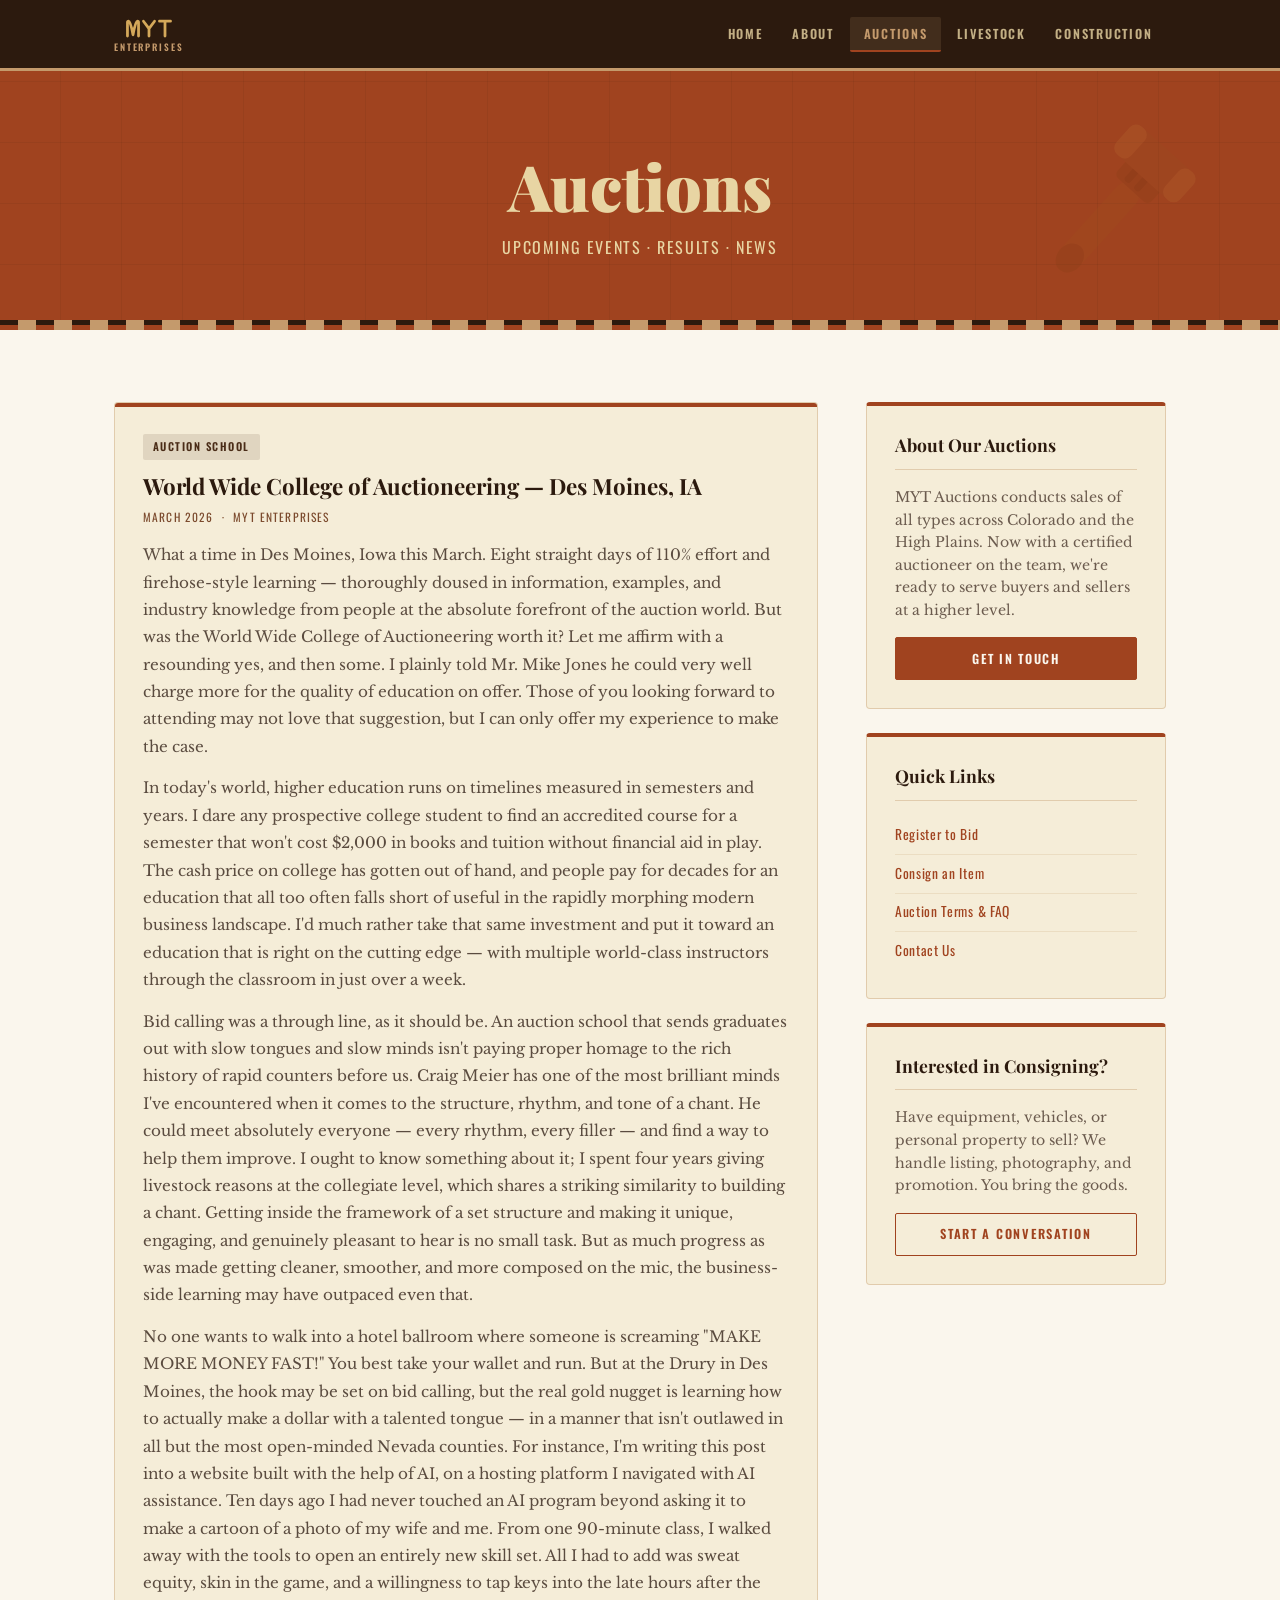
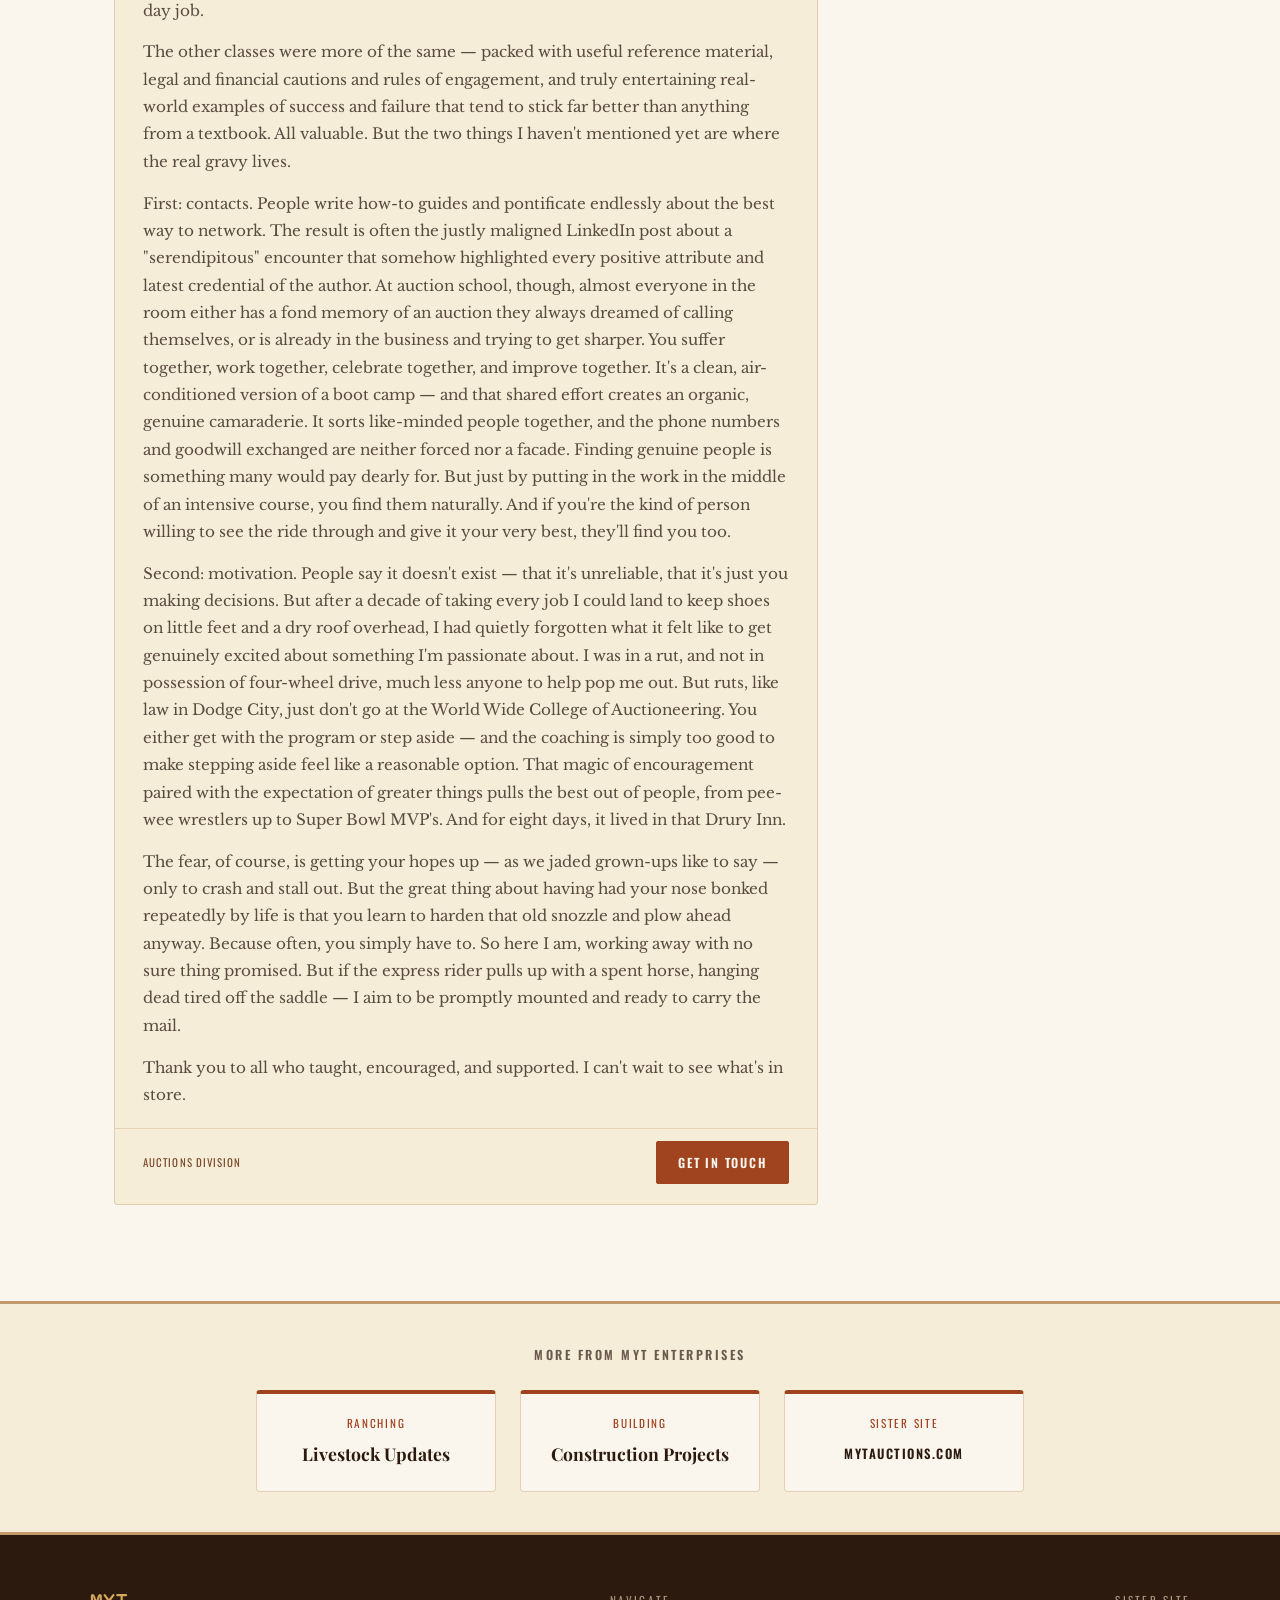
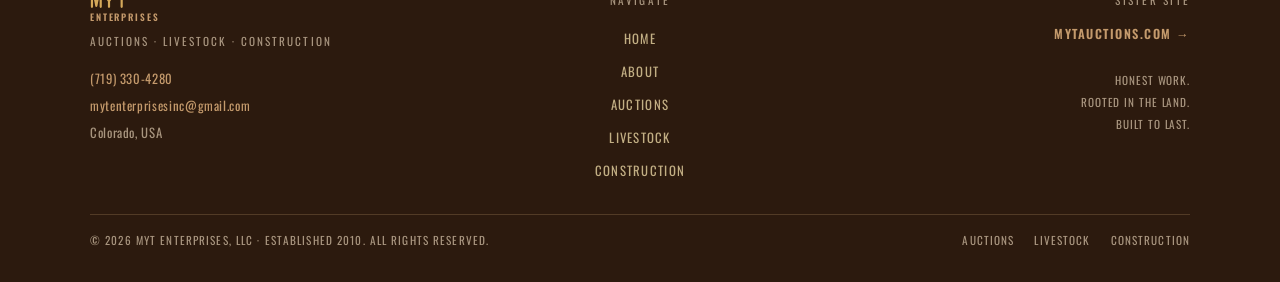
<file: auctions.html>
<!DOCTYPE html>
<html lang="en">
<head>
  <meta charset="UTF-8" />
  <meta name="viewport" content="width=device-width, initial-scale=1.0" />
  <title>Auctions — MYT Enterprises, LLC</title>
  <meta name="description" content="Auction services across Colorado and the High Plains from MYT Enterprises, LLC: farm equipment, estate, and consignment sales, plus news from the auction ring." />
  <meta name="robots" content="index, follow" />
  <link rel="canonical" href="https://mytenterprisesinc.com/auctions.html" />
  <link rel="icon" href="favicon.svg" type="image/svg+xml" />
  <link rel="apple-touch-icon" href="apple-touch-icon.png" />
  <meta name="theme-color" content="#2C1A0E" />

  <meta property="og:type"         content="website" />
  <meta property="og:url"          content="https://mytenterprisesinc.com/auctions.html" />
  <meta property="og:title"        content="Auctions — MYT Enterprises, LLC" />
  <meta property="og:description"  content="Auction services across Colorado and the High Plains from MYT Enterprises, LLC." />
  <meta property="og:site_name"    content="MYT Enterprises, LLC" />
  <meta property="og:locale"       content="en_US" />
  <meta property="og:image"        content="https://mytenterprisesinc.com/og-image.png" />
  <meta property="og:image:width"  content="1200" />
  <meta property="og:image:height" content="630" />
  <meta name="twitter:card" content="summary_large_image" />

  <script type="application/ld+json">
  {
    "@context": "https://schema.org",
    "@graph": [
      {
        "@type": "Blog",
        "@id": "https://mytenterprisesinc.com/auctions.html#blog",
        "name": "MYT Enterprises Auction Updates",
        "url": "https://mytenterprisesinc.com/auctions.html",
        "publisher": { "@id": "https://mytenterprisesinc.com/#business" }
      },
      {
        "@type": "BreadcrumbList",
        "itemListElement": [
          { "@type": "ListItem", "position": 1, "name": "Home", "item": "https://mytenterprisesinc.com/" },
          { "@type": "ListItem", "position": 2, "name": "Auctions", "item": "https://mytenterprisesinc.com/auctions.html" }
        ]
      }
    ]
  }
  </script>

  <link rel="preconnect" href="https://fonts.googleapis.com">
  <link rel="preconnect" href="https://fonts.gstatic.com" crossorigin>
  <link href="https://fonts.googleapis.com/css2?family=Playfair+Display:wght@700;900&family=Libre+Baskerville:ital,wght@0,400;0,700;1,400&family=Oswald:wght@400;600&display=swap" rel="stylesheet">
  <link rel="stylesheet" href="site.css" />
  <style>
    /* Auctions hero stripe is soil + tan so it reads against the rust background */
    .page-hero::after { background: repeating-linear-gradient(90deg, var(--soil) 0, var(--soil) 18px, var(--tan) 18px, var(--tan) 36px); }
    .page-hero-mark { transform: translateY(-50%) rotate(-20deg); opacity: .18; }
  </style>
</head>
<body class="theme-auctions">

  <nav class="site-nav" aria-label="Main navigation">
    <div class="nav-inner">
      <a class="logo-mark" href="index.html" aria-label="MYT Enterprises home">
        <svg width="48" height="24" viewBox="0 0 78 38" fill="none" xmlns="http://www.w3.org/2000/svg" aria-hidden="true">
          <path d="M4 32 L4 10 Q4 8 6 8 Q9 8 13 30 Q17 8 20 8 Q22 8 22 10 L22 32" stroke-width="4.5" stroke-linecap="round" stroke-linejoin="round" fill="none"/>
          <path d="M30 8 L39 20 L48 8 M39 20 L39 32" stroke-width="4.5" stroke-linecap="round" stroke-linejoin="round" fill="none"/>
          <path d="M56 8 L74 8 M65 8 L65 32" stroke-width="4.5" stroke-linecap="round" stroke-linejoin="round" fill="none"/>
        </svg>
        <span class="logo-sub">Enterprises</span>
      </a>
      <button class="nav-toggle" id="navToggle" aria-label="Toggle menu" aria-expanded="false" aria-controls="navLinks">
        <span></span><span></span><span></span>
      </button>
      <ul class="nav-links" id="navLinks">
        <li><a href="index.html">Home</a></li>
        <li><a href="about.html">About</a></li>
        <li><a href="auctions.html" class="active" aria-current="page">Auctions</a></li>
        <li><a href="livestock.html">Livestock</a></li>
        <li><a href="construction.html">Construction</a></li>
      </ul>
    </div>
  </nav>

  <main>
    <div class="page-hero">
      <svg class="page-hero-mark" viewBox="0 0 280 240" fill="none" xmlns="http://www.w3.org/2000/svg" aria-hidden="true">
        <g transform="translate(36,16) rotate(-28,120,120)">
          <rect x="12" y="102" width="144" height="36" rx="18" fill="#A0561E"/>
          <ellipse cx="20" cy="120" rx="22" ry="18" fill="#7B3D10"/>
          <rect x="148" y="88" width="32" height="64" rx="8" fill="#7B3D10"/>
          <rect x="152" y="102" width="32" height="10" rx="4" fill="#5A2A08"/>
          <rect x="152" y="120" width="32" height="10" rx="4" fill="#5A2A08"/>
          <rect x="172" y="60" width="52" height="120" rx="14" fill="#9A5020"/>
          <rect x="172" y="60" width="52" height="28" rx="12" fill="#C47C3A"/>
          <rect x="172" y="152" width="52" height="28" rx="12" fill="#C47C3A"/>
        </g>
      </svg>
      <h1>Auctions</h1>
      <p>Upcoming Events · Results · News</p>
    </div>
    <div class="brand-stripe" aria-hidden="true"></div>

    <section aria-labelledby="auction-posts-heading">
      <div class="container">
        <div class="two-col">
          <div>
            <h2 id="auction-posts-heading" class="sr-only">Auction Posts</h2>

            <article class="blog-entry" id="auction-school-2025">
              <div class="blog-entry-color-bar"></div>
              <div class="blog-entry-inner">
                <span class="badge badge-bark">Auction School</span>
                <h2>World Wide College of Auctioneering — Des Moines, IA</h2>
                <div class="meta">March 2026 &nbsp;·&nbsp; MYT Enterprises</div>
                <p>What a time in Des Moines, Iowa this March. Eight straight days of 110% effort and firehose-style learning — thoroughly doused in information, examples, and industry knowledge from people at the absolute forefront of the auction world. But was the World Wide College of Auctioneering worth it? Let me affirm with a resounding yes, and then some. I plainly told Mr. Mike Jones he could very well charge more for the quality of education on offer. Those of you looking forward to attending may not love that suggestion, but I can only offer my experience to make the case.</p>
                <p>In today's world, higher education runs on timelines measured in semesters and years. I dare any prospective college student to find an accredited course for a semester that won't cost $2,000 in books and tuition without financial aid in play. The cash price on college has gotten out of hand, and people pay for decades for an education that all too often falls short of useful in the rapidly morphing modern business landscape. I'd much rather take that same investment and put it toward an education that is right on the cutting edge — with multiple world-class instructors through the classroom in just over a week.</p>
                <p>Bid calling was a through line, as it should be. An auction school that sends graduates out with slow tongues and slow minds isn't paying proper homage to the rich history of rapid counters before us. Craig Meier has one of the most brilliant minds I've encountered when it comes to the structure, rhythm, and tone of a chant. He could meet absolutely everyone — every rhythm, every filler — and find a way to help them improve. I ought to know something about it; I spent four years giving livestock reasons at the collegiate level, which shares a striking similarity to building a chant. Getting inside the framework of a set structure and making it unique, engaging, and genuinely pleasant to hear is no small task. But as much progress as was made getting cleaner, smoother, and more composed on the mic, the business-side learning may have outpaced even that.</p>
                <p>No one wants to walk into a hotel ballroom where someone is screaming "MAKE MORE MONEY FAST!" You best take your wallet and run. But at the Drury in Des Moines, the hook may be set on bid calling, but the real gold nugget is learning how to actually make a dollar with a talented tongue — in a manner that isn't outlawed in all but the most open-minded Nevada counties. For instance, I'm writing this post into a website built with the help of AI, on a hosting platform I navigated with AI assistance. Ten days ago I had never touched an AI program beyond asking it to make a cartoon of a photo of my wife and me. From one 90-minute class, I walked away with the tools to open an entirely new skill set. All I had to add was sweat equity, skin in the game, and a willingness to tap keys into the late hours after the day job.</p>
                <p>The other classes were more of the same — packed with useful reference material, legal and financial cautions and rules of engagement, and truly entertaining real-world examples of success and failure that tend to stick far better than anything from a textbook. All valuable. But the two things I haven't mentioned yet are where the real gravy lives.</p>
                <p>First: contacts. People write how-to guides and pontificate endlessly about the best way to network. The result is often the justly maligned LinkedIn post about a "serendipitous" encounter that somehow highlighted every positive attribute and latest credential of the author. At auction school, though, almost everyone in the room either has a fond memory of an auction they always dreamed of calling themselves, or is already in the business and trying to get sharper. You suffer together, work together, celebrate together, and improve together. It's a clean, air-conditioned version of a boot camp — and that shared effort creates an organic, genuine camaraderie. It sorts like-minded people together, and the phone numbers and goodwill exchanged are neither forced nor a facade. Finding genuine people is something many would pay dearly for. But just by putting in the work in the middle of an intensive course, you find them naturally. And if you're the kind of person willing to see the ride through and give it your very best, they'll find you too.</p>
                <p>Second: motivation. People say it doesn't exist — that it's unreliable, that it's just you making decisions. But after a decade of taking every job I could land to keep shoes on little feet and a dry roof overhead, I had quietly forgotten what it felt like to get genuinely excited about something I'm passionate about. I was in a rut, and not in possession of four-wheel drive, much less anyone to help pop me out. But ruts, like law in Dodge City, just don't go at the World Wide College of Auctioneering. You either get with the program or step aside — and the coaching is simply too good to make stepping aside feel like a reasonable option. That magic of encouragement paired with the expectation of greater things pulls the best out of people, from pee-wee wrestlers up to Super Bowl MVP's. And for eight days, it lived in that Drury Inn.</p>
                <p>The fear, of course, is getting your hopes up — as we jaded grown-ups like to say — only to crash and stall out. But the great thing about having had your nose bonked repeatedly by life is that you learn to harden that old snozzle and plow ahead anyway. Because often, you simply have to. So here I am, working away with no sure thing promised. But if the express rider pulls up with a spent horse, hanging dead tired off the saddle — I aim to be promptly mounted and ready to carry the mail.</p>
                <p>Thank you to all who taught, encouraged, and supported. I can't wait to see what's in store.</p>
              </div>
              <div class="blog-entry-footer">
                <span class="entry-division">Auctions Division</span>
                <a href="index.html#contact" class="btn">Get in Touch</a>
              </div>
            </article>

          </div>

          <aside class="sidebar-stack" aria-label="Auction sidebar">
            <div class="sidebar">
              <h3>About Our Auctions</h3>
              <p>MYT Auctions conducts sales of all types across Colorado and the High Plains. Now with a certified auctioneer on the team, we're ready to serve buyers and sellers at a higher level.</p>
              <a href="index.html#contact" class="btn btn-block">Get in Touch</a>
            </div>
            <div class="sidebar">
              <h3>Quick Links</h3>
              <ul>
                <li><a href="https://www.mytauctions.com" target="_blank" rel="noopener">Register to Bid</a></li>
                <li><a href="https://www.mytauctions.com" target="_blank" rel="noopener">Consign an Item</a></li>
                <li><a href="https://www.mytauctions.com" target="_blank" rel="noopener">Auction Terms &amp; FAQ</a></li>
                <li><a href="index.html#contact">Contact Us</a></li>
              </ul>
            </div>
            <div class="sidebar">
              <h3>Interested in Consigning?</h3>
              <p>Have equipment, vehicles, or personal property to sell? We handle listing, photography, and promotion. You bring the goods.</p>
              <a href="index.html#contact" class="btn btn-outline btn-block">Start a Conversation</a>
            </div>
          </aside>
        </div>
      </div>
    </section>

    <section class="cross-band" aria-labelledby="more-heading">
      <div class="cross-band-inner">
        <h2 id="more-heading">More From MYT Enterprises</h2>
        <div class="cross-link-card"><p class="label">Ranching</p><a href="livestock.html">Livestock Updates</a></div>
        <div class="cross-link-card"><p class="label">Building</p><a href="construction.html">Construction Projects</a></div>
        <div class="cross-link-card"><p class="label">Sister Site</p><a class="small-caps" href="https://www.mytauctions.com" target="_blank" rel="noopener">mytauctions.com</a></div>
      </div>
    </section>
  </main>

  <footer class="site-footer">
    <div class="footer-inner">
      <div class="footer-brand">
        <a class="logo-mark" href="index.html" aria-label="MYT Enterprises home">
          <svg width="38" height="19" viewBox="0 0 78 38" fill="none" xmlns="http://www.w3.org/2000/svg" aria-hidden="true">
          <path d="M4 32 L4 10 Q4 8 6 8 Q9 8 13 30 Q17 8 20 8 Q22 8 22 10 L22 32" stroke-width="4.5" stroke-linecap="round" stroke-linejoin="round" fill="none"/>
          <path d="M30 8 L39 20 L48 8 M39 20 L39 32" stroke-width="4.5" stroke-linecap="round" stroke-linejoin="round" fill="none"/>
          <path d="M56 8 L74 8 M65 8 L65 32" stroke-width="4.5" stroke-linecap="round" stroke-linejoin="round" fill="none"/>
        </svg>
          <span class="logo-sub">Enterprises</span>
        </a>
        <p class="footer-tagline">Auctions · Livestock · Construction</p>
        <a class="footer-contact-item" href="tel:+17193304280">(719) 330-4280</a>
        <a class="footer-contact-item" href="mailto:mytenterprisesinc@gmail.com">mytenterprisesinc@gmail.com</a>
        <span class="footer-contact-item footer-contact-static">Colorado, USA</span>
      </div>
      <nav class="footer-nav" aria-label="Footer navigation">
        <p class="footer-nav-label">Navigate</p>
        <ul>
          <li><a href="index.html">Home</a></li>
          <li><a href="about.html">About</a></li>
          <li><a href="auctions.html">Auctions</a></li>
          <li><a href="livestock.html">Livestock</a></li>
          <li><a href="construction.html">Construction</a></li>
        </ul>
      </nav>
      <div class="footer-right">
        <p class="footer-sister-label">Sister Site</p>
        <a class="footer-sister-link" href="https://www.mytauctions.com" target="_blank" rel="noopener">mytauctions.com →</a>
        <div class="footer-legal">
          <p>Honest work.</p>
          <p>Rooted in the land.</p>
          <p>Built to last.</p>
        </div>
      </div>
    </div>
    <hr class="footer-divider" />
    <div class="footer-bottom">
      <p>© <span class="yr">2026</span> MYT Enterprises, LLC · Established 2010. All rights reserved.</p>
      <div class="footer-bottom-divs">
        <span>Auctions</span>
        <span>Livestock</span>
        <span>Construction</span>
      </div>
    </div>
  </footer>

  <script src="site.js" defer></script>
</body>
</html>
</file>
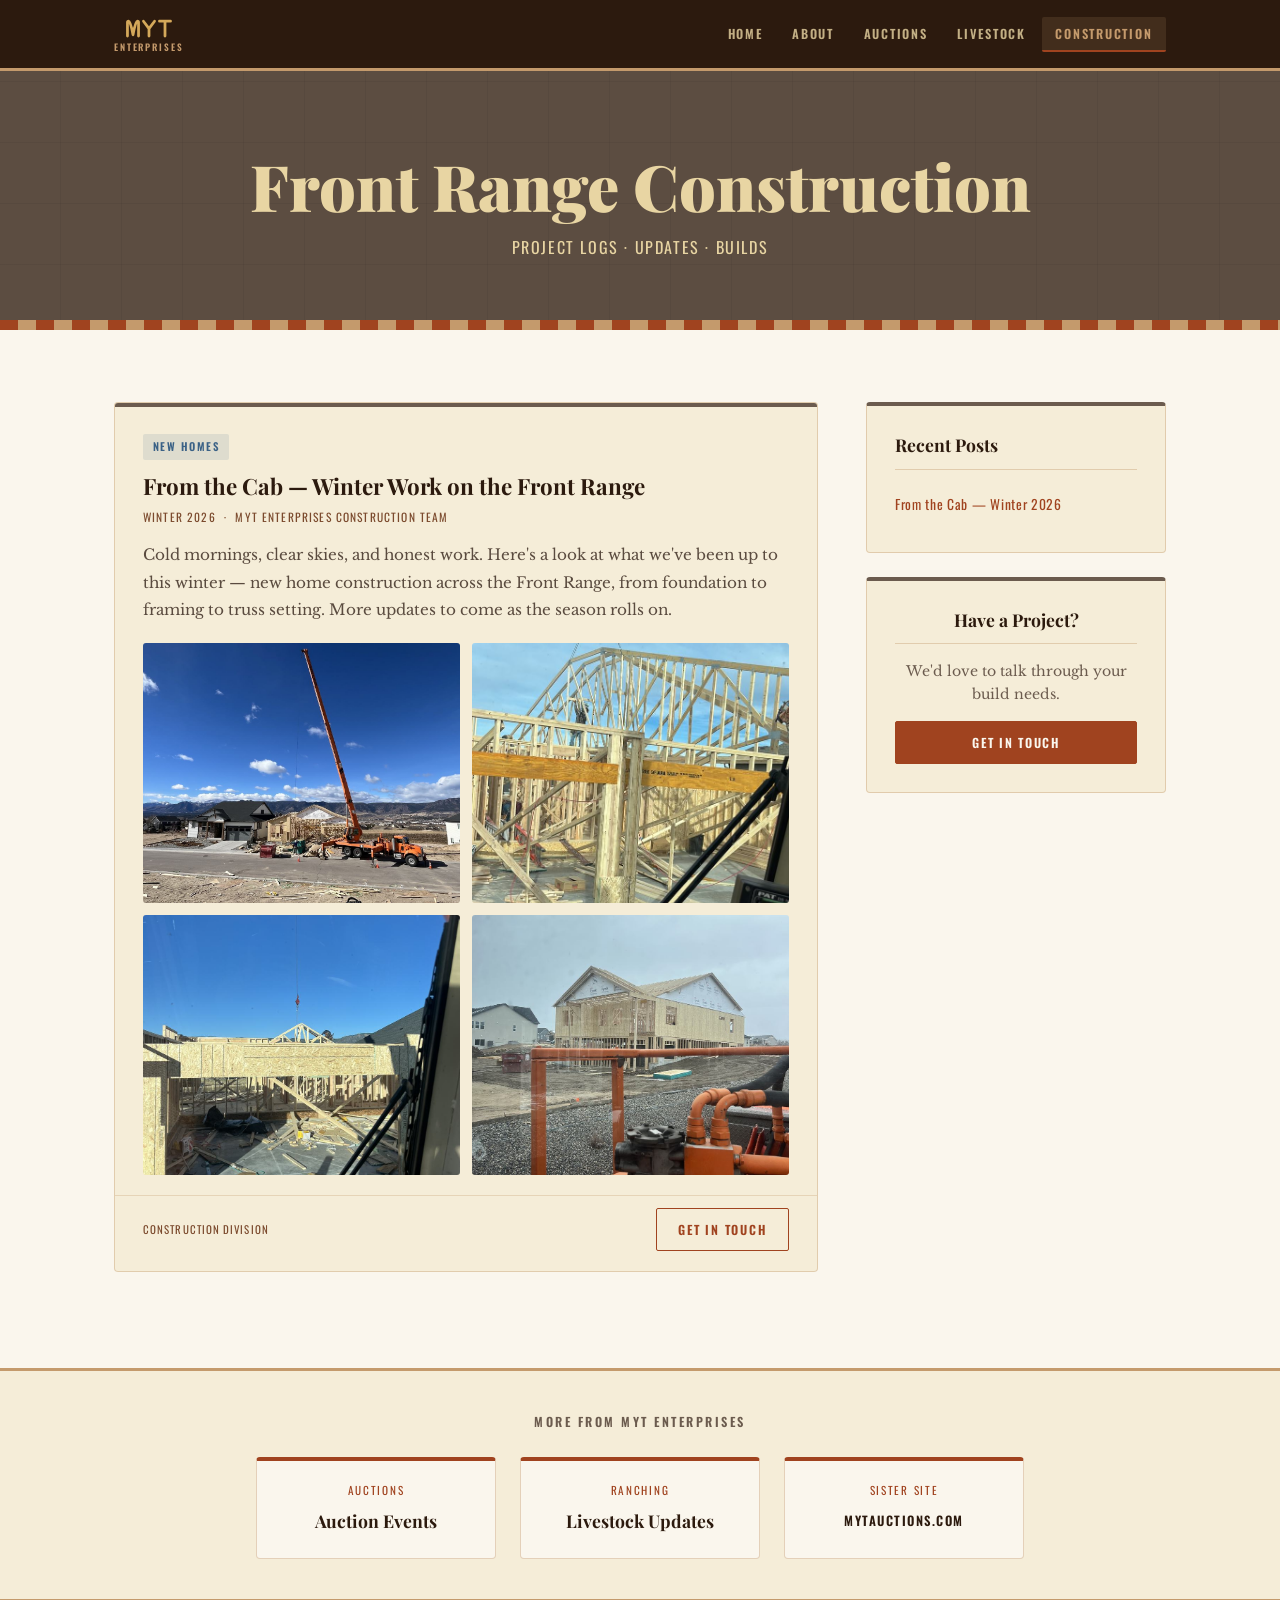
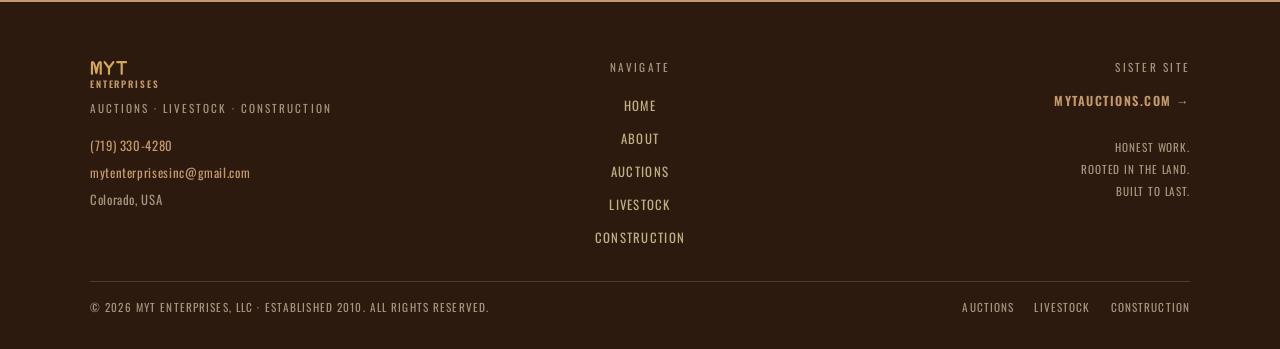
<file: construction.html>
<!DOCTYPE html>
<html lang="en">
<head>
  <meta charset="UTF-8" />
  <meta name="viewport" content="width=device-width, initial-scale=1.0" />
  <title>Construction — MYT Enterprises, LLC</title>
  <meta name="description" content="Front Range construction project logs and build updates from MYT Enterprises, LLC in Colorado: new homes, framing, and crane work." />
  <meta name="robots" content="index, follow" />
  <link rel="canonical" href="https://mytenterprisesinc.com/construction.html" />
  <link rel="icon" href="favicon.svg" type="image/svg+xml" />
  <link rel="apple-touch-icon" href="apple-touch-icon.png" />
  <meta name="theme-color" content="#2C1A0E" />

  <meta property="og:type"         content="website" />
  <meta property="og:url"          content="https://mytenterprisesinc.com/construction.html" />
  <meta property="og:title"        content="Construction — MYT Enterprises, LLC" />
  <meta property="og:description"  content="Front Range construction project logs and build updates from MYT Enterprises, LLC in Colorado." />
  <meta property="og:site_name"    content="MYT Enterprises, LLC" />
  <meta property="og:locale"       content="en_US" />
  <meta property="og:image"        content="https://mytenterprisesinc.com/og-image.png" />
  <meta property="og:image:width"  content="1200" />
  <meta property="og:image:height" content="630" />
  <meta name="twitter:card" content="summary_large_image" />

  <script type="application/ld+json">
  {
    "@context": "https://schema.org",
    "@graph": [
      {
        "@type": "Blog",
        "@id": "https://mytenterprisesinc.com/construction.html#blog",
        "name": "MYT Enterprises Construction Updates",
        "url": "https://mytenterprisesinc.com/construction.html",
        "publisher": { "@id": "https://mytenterprisesinc.com/#business" }
      },
      {
        "@type": "BreadcrumbList",
        "itemListElement": [
          { "@type": "ListItem", "position": 1, "name": "Home", "item": "https://mytenterprisesinc.com/" },
          { "@type": "ListItem", "position": 2, "name": "Construction", "item": "https://mytenterprisesinc.com/construction.html" }
        ]
      }
    ]
  }
  </script>

  <link rel="preconnect" href="https://fonts.googleapis.com">
  <link rel="preconnect" href="https://fonts.gstatic.com" crossorigin>
  <link href="https://fonts.googleapis.com/css2?family=Playfair+Display:wght@700;900&family=Libre+Baskerville:ital,wght@0,400;0,700;1,400&family=Oswald:wght@400;600&display=swap" rel="stylesheet">
  <link rel="stylesheet" href="site.css" />
</head>
<body class="theme-construction">

  <nav class="site-nav" aria-label="Main navigation">
    <div class="nav-inner">
      <a class="logo-mark" href="index.html" aria-label="MYT Enterprises home">
        <svg width="48" height="24" viewBox="0 0 78 38" fill="none" xmlns="http://www.w3.org/2000/svg" aria-hidden="true">
          <path d="M4 32 L4 10 Q4 8 6 8 Q9 8 13 30 Q17 8 20 8 Q22 8 22 10 L22 32" stroke-width="4.5" stroke-linecap="round" stroke-linejoin="round" fill="none"/>
          <path d="M30 8 L39 20 L48 8 M39 20 L39 32" stroke-width="4.5" stroke-linecap="round" stroke-linejoin="round" fill="none"/>
          <path d="M56 8 L74 8 M65 8 L65 32" stroke-width="4.5" stroke-linecap="round" stroke-linejoin="round" fill="none"/>
        </svg>
        <span class="logo-sub">Enterprises</span>
      </a>
      <button class="nav-toggle" id="navToggle" aria-label="Toggle menu" aria-expanded="false" aria-controls="navLinks">
        <span></span><span></span><span></span>
      </button>
      <ul class="nav-links" id="navLinks">
        <li><a href="index.html">Home</a></li>
        <li><a href="about.html">About</a></li>
        <li><a href="auctions.html">Auctions</a></li>
        <li><a href="livestock.html">Livestock</a></li>
        <li><a href="construction.html" class="active" aria-current="page">Construction</a></li>
      </ul>
    </div>
  </nav>

  <main>
    <div class="page-hero">
      <h1>Front Range Construction</h1>
      <p>Project Logs · Updates · Builds</p>
    </div>
    <div class="brand-stripe" aria-hidden="true"></div>

    <section aria-labelledby="construction-posts-heading">
      <div class="container">
        <div class="two-col">
          <div>
            <h2 id="construction-posts-heading" class="sr-only">Construction Posts</h2>

            <!-- Newest post goes on top. Copy an <article> block to start a new one. -->
            <article class="blog-entry" id="winter-work-2025">
              <div class="blog-entry-color-bar"></div>
              <div class="blog-entry-inner">
                <span class="badge badge-steel">New Homes</span>
                <h2>From the Cab — Winter Work on the Front Range</h2>
                <div class="meta">Winter 2026 &nbsp;·&nbsp; MYT Enterprises Construction Team</div>
                <p>Cold mornings, clear skies, and honest work. Here's a look at what we've been up to this winter — new home construction across the Front Range, from foundation to framing to truss setting. More updates to come as the season rolls on.</p>
                <div class="photo-grid">
                  <img src="photos/crane-setting-trusses.jpg" width="1200" height="900" alt="Crane setting trusses on a Front Range new home construction project" loading="lazy" />
                  <img src="photos/roof-trusses-framing.jpg" width="675" height="1200" alt="Roof trusses being set during new home framing on the Front Range" loading="lazy" />
                  <img src="photos/framing-from-crane-cab.jpg" width="900" height="1200" alt="New home framing and sheathing in progress viewed from crane cab" loading="lazy" />
                  <img src="photos/crane-truck-job-site.jpg" width="900" height="1200" alt="Crane truck at Front Range residential construction site with mountain views" loading="lazy" />
                </div>
              </div>
              <div class="blog-entry-footer">
                <span class="entry-division">Construction Division</span>
                <a href="index.html#contact" class="btn btn-outline">Get in Touch</a>
              </div>
            </article>

          </div>

          <aside class="sidebar-stack" aria-label="Construction sidebar">
            <div class="sidebar">
              <h3>Recent Posts</h3>
              <ul>
                <li><a href="#winter-work-2025">From the Cab — Winter 2026</a></li>
              </ul>
            </div>
            <div class="sidebar sidebar-center">
              <h3>Have a Project?</h3>
              <p>We'd love to talk through your build needs.</p>
              <a href="index.html#contact" class="btn btn-block">Get in Touch</a>
            </div>
          </aside>
        </div>
      </div>
    </section>

    <section class="cross-band" aria-labelledby="more-heading">
      <div class="cross-band-inner">
        <h2 id="more-heading">More From MYT Enterprises</h2>
        <div class="cross-link-card"><p class="label">Auctions</p><a href="auctions.html">Auction Events</a></div>
        <div class="cross-link-card"><p class="label">Ranching</p><a href="livestock.html">Livestock Updates</a></div>
        <div class="cross-link-card"><p class="label">Sister Site</p><a class="small-caps" href="https://www.mytauctions.com" target="_blank" rel="noopener">mytauctions.com</a></div>
      </div>
    </section>
  </main>

  <footer class="site-footer">
    <div class="footer-inner">
      <div class="footer-brand">
        <a class="logo-mark" href="index.html" aria-label="MYT Enterprises home">
          <svg width="38" height="19" viewBox="0 0 78 38" fill="none" xmlns="http://www.w3.org/2000/svg" aria-hidden="true">
          <path d="M4 32 L4 10 Q4 8 6 8 Q9 8 13 30 Q17 8 20 8 Q22 8 22 10 L22 32" stroke-width="4.5" stroke-linecap="round" stroke-linejoin="round" fill="none"/>
          <path d="M30 8 L39 20 L48 8 M39 20 L39 32" stroke-width="4.5" stroke-linecap="round" stroke-linejoin="round" fill="none"/>
          <path d="M56 8 L74 8 M65 8 L65 32" stroke-width="4.5" stroke-linecap="round" stroke-linejoin="round" fill="none"/>
        </svg>
          <span class="logo-sub">Enterprises</span>
        </a>
        <p class="footer-tagline">Auctions · Livestock · Construction</p>
        <a class="footer-contact-item" href="tel:+17193304280">(719) 330-4280</a>
        <a class="footer-contact-item" href="mailto:mytenterprisesinc@gmail.com">mytenterprisesinc@gmail.com</a>
        <span class="footer-contact-item footer-contact-static">Colorado, USA</span>
      </div>
      <nav class="footer-nav" aria-label="Footer navigation">
        <p class="footer-nav-label">Navigate</p>
        <ul>
          <li><a href="index.html">Home</a></li>
          <li><a href="about.html">About</a></li>
          <li><a href="auctions.html">Auctions</a></li>
          <li><a href="livestock.html">Livestock</a></li>
          <li><a href="construction.html">Construction</a></li>
        </ul>
      </nav>
      <div class="footer-right">
        <p class="footer-sister-label">Sister Site</p>
        <a class="footer-sister-link" href="https://www.mytauctions.com" target="_blank" rel="noopener">mytauctions.com →</a>
        <div class="footer-legal">
          <p>Honest work.</p>
          <p>Rooted in the land.</p>
          <p>Built to last.</p>
        </div>
      </div>
    </div>
    <hr class="footer-divider" />
    <div class="footer-bottom">
      <p>© <span class="yr">2026</span> MYT Enterprises, LLC · Established 2010. All rights reserved.</p>
      <div class="footer-bottom-divs">
        <span>Auctions</span>
        <span>Livestock</span>
        <span>Construction</span>
      </div>
    </div>
  </footer>

  <script src="site.js" defer></script>
</body>
</html>
</file>
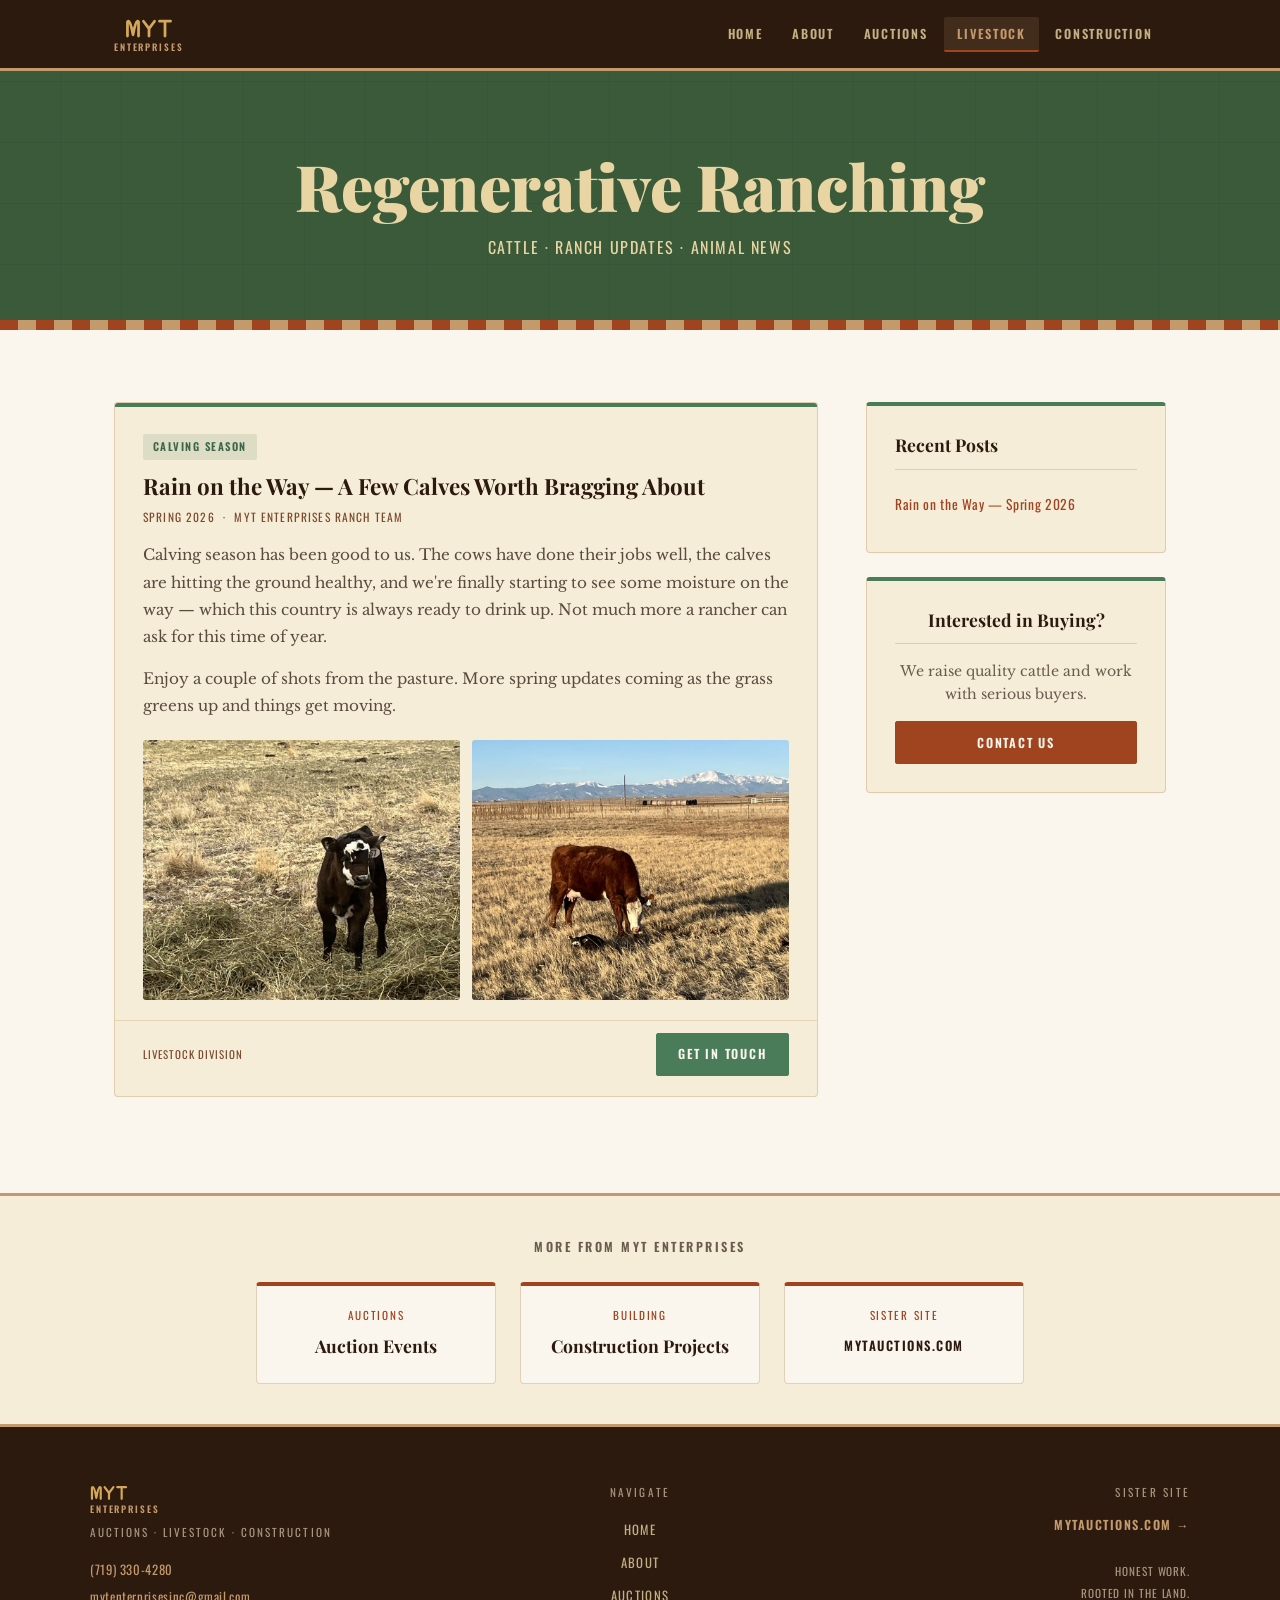
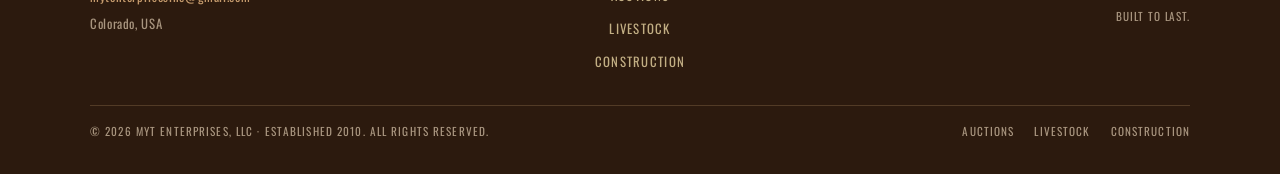
<file: livestock.html>
<!DOCTYPE html>
<html lang="en">
<head>
  <meta charset="UTF-8" />
  <meta name="viewport" content="width=device-width, initial-scale=1.0" />
  <title>Livestock — MYT Enterprises, LLC</title>
  <meta name="description" content="Colorado cattle and ranch updates from MYT Enterprises, LLC: calving season news, ranch notes, and cattle for serious buyers." />
  <meta name="robots" content="index, follow" />
  <link rel="canonical" href="https://mytenterprisesinc.com/livestock.html" />
  <link rel="icon" href="favicon.svg" type="image/svg+xml" />
  <link rel="apple-touch-icon" href="apple-touch-icon.png" />
  <meta name="theme-color" content="#2C1A0E" />

  <meta property="og:type"         content="website" />
  <meta property="og:url"          content="https://mytenterprisesinc.com/livestock.html" />
  <meta property="og:title"        content="Livestock — MYT Enterprises, LLC" />
  <meta property="og:description"  content="Colorado cattle and ranch updates from MYT Enterprises, LLC." />
  <meta property="og:site_name"    content="MYT Enterprises, LLC" />
  <meta property="og:locale"       content="en_US" />
  <meta property="og:image"        content="https://mytenterprisesinc.com/og-image.png" />
  <meta property="og:image:width"  content="1200" />
  <meta property="og:image:height" content="630" />
  <meta name="twitter:card" content="summary_large_image" />

  <script type="application/ld+json">
  {
    "@context": "https://schema.org",
    "@graph": [
      {
        "@type": "Blog",
        "@id": "https://mytenterprisesinc.com/livestock.html#blog",
        "name": "MYT Enterprises Ranch Updates",
        "url": "https://mytenterprisesinc.com/livestock.html",
        "publisher": { "@id": "https://mytenterprisesinc.com/#business" }
      },
      {
        "@type": "BreadcrumbList",
        "itemListElement": [
          { "@type": "ListItem", "position": 1, "name": "Home", "item": "https://mytenterprisesinc.com/" },
          { "@type": "ListItem", "position": 2, "name": "Livestock", "item": "https://mytenterprisesinc.com/livestock.html" }
        ]
      }
    ]
  }
  </script>

  <link rel="preconnect" href="https://fonts.googleapis.com">
  <link rel="preconnect" href="https://fonts.gstatic.com" crossorigin>
  <link href="https://fonts.googleapis.com/css2?family=Playfair+Display:wght@700;900&family=Libre+Baskerville:ital,wght@0,400;0,700;1,400&family=Oswald:wght@400;600&display=swap" rel="stylesheet">
  <link rel="stylesheet" href="site.css" />
</head>
<body class="theme-livestock">

  <nav class="site-nav" aria-label="Main navigation">
    <div class="nav-inner">
      <a class="logo-mark" href="index.html" aria-label="MYT Enterprises home">
        <svg width="48" height="24" viewBox="0 0 78 38" fill="none" xmlns="http://www.w3.org/2000/svg" aria-hidden="true">
          <path d="M4 32 L4 10 Q4 8 6 8 Q9 8 13 30 Q17 8 20 8 Q22 8 22 10 L22 32" stroke-width="4.5" stroke-linecap="round" stroke-linejoin="round" fill="none"/>
          <path d="M30 8 L39 20 L48 8 M39 20 L39 32" stroke-width="4.5" stroke-linecap="round" stroke-linejoin="round" fill="none"/>
          <path d="M56 8 L74 8 M65 8 L65 32" stroke-width="4.5" stroke-linecap="round" stroke-linejoin="round" fill="none"/>
        </svg>
        <span class="logo-sub">Enterprises</span>
      </a>
      <button class="nav-toggle" id="navToggle" aria-label="Toggle menu" aria-expanded="false" aria-controls="navLinks">
        <span></span><span></span><span></span>
      </button>
      <ul class="nav-links" id="navLinks">
        <li><a href="index.html">Home</a></li>
        <li><a href="about.html">About</a></li>
        <li><a href="auctions.html">Auctions</a></li>
        <li><a href="livestock.html" class="active" aria-current="page">Livestock</a></li>
        <li><a href="construction.html">Construction</a></li>
      </ul>
    </div>
  </nav>

  <main>
    <div class="page-hero">
      <h1>Regenerative Ranching</h1>
      <p>Cattle · Ranch Updates · Animal News</p>
    </div>
    <div class="brand-stripe" aria-hidden="true"></div>

    <section aria-labelledby="livestock-posts-heading">
      <div class="container">
        <div class="two-col">
          <div>
            <h2 id="livestock-posts-heading" class="sr-only">Livestock Posts</h2>

            <!-- Newest post goes on top. Copy an <article> block to start a new one. -->
            <article class="blog-entry" id="spring-update-2025">
              <div class="blog-entry-color-bar"></div>
              <div class="blog-entry-inner">
                <span class="badge badge-green">Calving Season</span>
                <h2>Rain on the Way — A Few Calves Worth Bragging About</h2>
                <div class="meta">Spring 2026 &nbsp;·&nbsp; MYT Enterprises Ranch Team</div>
                <p>Calving season has been good to us. The cows have done their jobs well, the calves are hitting the ground healthy, and we're finally starting to see some moisture on the way — which this country is always ready to drink up. Not much more a rancher can ask for this time of year.</p>
                <p>Enjoy a couple of shots from the pasture. More spring updates coming as the grass greens up and things get moving.</p>
                <div class="photo-grid">
                  <img src="photos/calf-black-baldy.jpg" width="900" height="1200" alt="Young black baldy calf standing in Colorado pasture" loading="lazy" />
                  <img src="photos/hereford-cow-calf-pikes-peak.jpg" width="900" height="1200" alt="Hereford cow with newborn calf in Colorado pasture with Pikes Peak in the background" loading="lazy" />
                </div>
              </div>
              <div class="blog-entry-footer">
                <span class="entry-division">Livestock Division</span>
                <a href="index.html#contact" class="btn btn-green">Get in Touch</a>
              </div>
            </article>

          </div>

          <aside class="sidebar-stack" aria-label="Livestock sidebar">
            <div class="sidebar">
              <h3>Recent Posts</h3>
              <ul>
                <li><a href="#spring-update-2025">Rain on the Way — Spring 2026</a></li>
              </ul>
            </div>
            <div class="sidebar sidebar-center">
              <h3>Interested in Buying?</h3>
              <p>We raise quality cattle and work with serious buyers.</p>
              <a href="index.html#contact" class="btn btn-block">Contact Us</a>
            </div>
          </aside>
        </div>
      </div>
    </section>

    <section class="cross-band" aria-labelledby="more-heading">
      <div class="cross-band-inner">
        <h2 id="more-heading">More From MYT Enterprises</h2>
        <div class="cross-link-card"><p class="label">Auctions</p><a href="auctions.html">Auction Events</a></div>
        <div class="cross-link-card"><p class="label">Building</p><a href="construction.html">Construction Projects</a></div>
        <div class="cross-link-card"><p class="label">Sister Site</p><a class="small-caps" href="https://www.mytauctions.com" target="_blank" rel="noopener">mytauctions.com</a></div>
      </div>
    </section>
  </main>

  <footer class="site-footer">
    <div class="footer-inner">
      <div class="footer-brand">
        <a class="logo-mark" href="index.html" aria-label="MYT Enterprises home">
          <svg width="38" height="19" viewBox="0 0 78 38" fill="none" xmlns="http://www.w3.org/2000/svg" aria-hidden="true">
          <path d="M4 32 L4 10 Q4 8 6 8 Q9 8 13 30 Q17 8 20 8 Q22 8 22 10 L22 32" stroke-width="4.5" stroke-linecap="round" stroke-linejoin="round" fill="none"/>
          <path d="M30 8 L39 20 L48 8 M39 20 L39 32" stroke-width="4.5" stroke-linecap="round" stroke-linejoin="round" fill="none"/>
          <path d="M56 8 L74 8 M65 8 L65 32" stroke-width="4.5" stroke-linecap="round" stroke-linejoin="round" fill="none"/>
        </svg>
          <span class="logo-sub">Enterprises</span>
        </a>
        <p class="footer-tagline">Auctions · Livestock · Construction</p>
        <a class="footer-contact-item" href="tel:+17193304280">(719) 330-4280</a>
        <a class="footer-contact-item" href="mailto:mytenterprisesinc@gmail.com">mytenterprisesinc@gmail.com</a>
        <span class="footer-contact-item footer-contact-static">Colorado, USA</span>
      </div>
      <nav class="footer-nav" aria-label="Footer navigation">
        <p class="footer-nav-label">Navigate</p>
        <ul>
          <li><a href="index.html">Home</a></li>
          <li><a href="about.html">About</a></li>
          <li><a href="auctions.html">Auctions</a></li>
          <li><a href="livestock.html">Livestock</a></li>
          <li><a href="construction.html">Construction</a></li>
        </ul>
      </nav>
      <div class="footer-right">
        <p class="footer-sister-label">Sister Site</p>
        <a class="footer-sister-link" href="https://www.mytauctions.com" target="_blank" rel="noopener">mytauctions.com →</a>
        <div class="footer-legal">
          <p>Honest work.</p>
          <p>Rooted in the land.</p>
          <p>Built to last.</p>
        </div>
      </div>
    </div>
    <hr class="footer-divider" />
    <div class="footer-bottom">
      <p>© <span class="yr">2026</span> MYT Enterprises, LLC · Established 2010. All rights reserved.</p>
      <div class="footer-bottom-divs">
        <span>Auctions</span>
        <span>Livestock</span>
        <span>Construction</span>
      </div>
    </div>
  </footer>

  <script src="site.js" defer></script>
</body>
</html>
</file>
<file: site.css>
/* ==========================================================
   MYT Enterprises — shared styles for every page.
   Page-only styles live in a <style> block in that page.
   ========================================================== */

/* ── Variables ── */
:root {
  --soil:      #2C1A0E;
  --bark:      #4A2C17;
  --saddle:    #7B4A2D;
  --tan:       #C49A6C;
  --straw:     #E8D5A3;
  --parchment: #F5EDD8;
  --cream:     #FAF6ED;
  --rust:      #A0431F;
  --iron:      #6B5B4E;   /* muted text on light backgrounds (5.6:1 on parchment) */
  --dust:      #A8957F;   /* muted text on dark backgrounds (5.8:1 on soil) */
  --green:     #4a7c59;
  --steel:     #3a6186;
  --logo:      #d4a85a;
  --accent:    var(--rust);   /* each page can override */
  --hero-bg:   var(--bark);
  --font-display: 'Playfair Display', Georgia, serif;
  --font-body:    'Libre Baskerville', Georgia, serif;
  --font-label:   'Oswald', 'Arial Narrow', sans-serif;
}
.theme-auctions     { --accent: var(--rust);  --hero-bg: var(--rust); }
.theme-livestock    { --accent: var(--green); --hero-bg: #3a5a3a; }
.theme-construction { --accent: var(--iron);  --hero-bg: #5c4d41; }

/* ── Base ── */
*, *::before, *::after { box-sizing: border-box; margin: 0; padding: 0; }
html { scroll-behavior: smooth; }
body { background: var(--cream); color: var(--soil); font-family: var(--font-body); font-size: 17px; line-height: 1.75; }
img  { max-width: 100%; display: block; }
a    { color: var(--rust); text-decoration: none; }
a:hover { text-decoration: underline; }
a:focus-visible, button:focus-visible { outline: 2px solid var(--tan); outline-offset: 3px; }
[id] { scroll-margin-top: 90px; }   /* keep anchored headings clear of the sticky nav */
.sr-only {
  position: absolute; width: 1px; height: 1px; padding: 0; margin: -1px;
  overflow: hidden; clip: rect(0, 0, 0, 0); white-space: nowrap; border: 0;
}

/* ── Logo ── */
.logo-mark {
  display: flex;
  flex-direction: column;
  align-items: center;
  gap: 3px;
  text-decoration: none;
  flex-shrink: 0;
}
.logo-mark:hover { text-decoration: none; }
.logo-mark svg path { stroke: var(--logo); }
.logo-sub {
  font-family: var(--font-label);
  font-size: 0.58rem;
  font-weight: 600;
  letter-spacing: 0.2em;
  text-transform: uppercase;
  color: var(--tan);
  line-height: 1;
}

/* ── Nav ── */
.site-nav {
  background-color: var(--soil);
  border-bottom: 3px solid var(--tan);
  position: sticky;
  top: 0;
  z-index: 200;
}
.nav-inner {
  max-width: 1100px;
  margin: 0 auto;
  padding: 0 1.5rem;
  display: flex;
  align-items: center;
  justify-content: space-between;
  height: 68px;
}
.nav-links { list-style: none; display: flex; gap: 0.15rem; align-items: center; }
.nav-links a {
  font-family: var(--font-label);
  font-size: 0.78rem;
  font-weight: 600;
  letter-spacing: 0.14em;
  text-transform: uppercase;
  color: rgba(232,213,163,0.8);
  padding: 0.45rem 0.85rem;
  border-radius: 2px;
  transition: background 0.18s, color 0.18s;
  text-decoration: none;
  white-space: nowrap;
}
.nav-links a:hover,
.nav-links a.active { background: rgba(196,154,108,0.15); color: var(--tan); }
.nav-links a.active { border-bottom: 2px solid var(--rust); }
.nav-toggle {
  display: none;
  flex-direction: column;
  justify-content: center;
  gap: 5px;
  cursor: pointer;
  background: none;
  border: 1px solid rgba(196,154,108,0.3);
  border-radius: 3px;
  padding: 7px 9px;
  transition: border-color 0.2s;
}
.nav-toggle:hover { border-color: var(--tan); }
.nav-toggle span {
  display: block;
  width: 22px;
  height: 2px;
  background: var(--straw);
  border-radius: 2px;
  transition: transform 0.25s, opacity 0.25s;
}
.nav-toggle.open span:nth-child(1) { transform: translateY(7px) rotate(45deg); }
.nav-toggle.open span:nth-child(2) { opacity: 0; }
.nav-toggle.open span:nth-child(3) { transform: translateY(-7px) rotate(-45deg); }
@media (max-width: 720px) {
  .nav-toggle { display: flex; }
  .nav-links {
    display: none;
    flex-direction: column;
    align-items: flex-start;
    gap: 0;
    position: absolute;
    top: 68px;
    left: 0;
    right: 0;
    background: var(--soil);
    border-bottom: 3px solid var(--tan);
    padding: 0.75rem 0 1rem;
  }
  .nav-links.open { display: flex; }
  .nav-links li { width: 100%; }
  .nav-links a {
    display: block;
    width: 100%;
    padding: 0.7rem 1.5rem;
    border-radius: 0;
    font-size: 0.85rem;
    color: var(--straw);
  }
  .nav-links a.active {
    border-bottom: none;
    border-left: 3px solid var(--rust);
    padding-left: calc(1.5rem - 3px);
    color: var(--tan);
    background: rgba(196,154,108,0.08);
  }
}

/* ── Layout & type ── */
.brand-stripe {
  height: 5px;
  background: repeating-linear-gradient(90deg, var(--rust) 0, var(--rust) 18px, var(--tan) 18px, var(--tan) 36px);
}
.container { max-width: 1100px; margin: 0 auto; padding: 0 1.5rem; }
section { padding: 4.5rem 0; }
.section-label {
  font-family: var(--font-label);
  font-size: 0.75rem;
  font-weight: 600;
  letter-spacing: 0.22em;
  text-transform: uppercase;
  color: var(--rust);
  margin-bottom: 0.5rem;
  display: flex;
  align-items: center;
  gap: 0.6rem;
}
.section-label::before {
  content: '';
  display: inline-block;
  width: 22px;
  height: 2px;
  background: currentColor;
  flex-shrink: 0;
}
.section-title {
  font-family: var(--font-display);
  font-size: clamp(1.8rem, 3.5vw, 2.75rem);
  font-weight: 900;
  color: var(--soil);
  line-height: 1.15;
  margin-bottom: 0.85rem;
}
.section-sub {
  font-size: 0.97rem;
  color: var(--iron);
  max-width: 540px;
  line-height: 1.75;
}

/* ── Buttons ── */
.btn {
  display: inline-block;
  font-family: var(--font-label);
  font-size: 0.78rem;
  font-weight: 600;
  letter-spacing: 0.14em;
  text-transform: uppercase;
  color: var(--cream);
  background: var(--rust);
  border: 1.5px solid var(--rust);
  padding: 0.6rem 1.35rem;
  border-radius: 2px;
  transition: background 0.2s, border-color 0.2s, color 0.2s, transform 0.15s;
  text-decoration: none;
}
.btn:hover { background: var(--soil); border-color: var(--soil); color: var(--cream); transform: translateY(-1px); text-decoration: none; }
.btn-outline { background: transparent; color: var(--rust); }
.btn-outline:hover { background: var(--rust); border-color: var(--rust); }
.btn-green { background: var(--green); border-color: var(--green); }
.btn-block { display: block; text-align: center; }

/* ── Section page hero (Auctions, Livestock, Construction) ── */
.page-hero {
  background-color: var(--hero-bg);
  background-image:
    repeating-linear-gradient(90deg, transparent, transparent 60px, rgba(0,0,0,.05) 60px, rgba(0,0,0,.05) 61px),
    repeating-linear-gradient(0deg,  transparent, transparent 60px, rgba(0,0,0,.05) 60px, rgba(0,0,0,.05) 61px);
  padding: 5rem 1.5rem 4rem;
  text-align: center;
  position: relative;
  overflow: hidden;
}
.page-hero::after {
  content: '';
  position: absolute;
  bottom: 0; left: 0; right: 0;
  height: 5px;
  background: repeating-linear-gradient(90deg, var(--rust) 0, var(--rust) 18px, var(--tan) 18px, var(--tan) 36px);
}
.page-hero h1 {
  font-family: var(--font-display);
  font-size: clamp(2.2rem, 5vw, 4rem);
  font-weight: 900;
  color: var(--straw);
  line-height: 1.1;
  margin-bottom: .75rem;
  position: relative;
  z-index: 1;
}
.page-hero p {
  font-family: var(--font-label);
  font-size: 1rem;
  letter-spacing: .1em;
  text-transform: uppercase;
  color: var(--straw);
  position: relative;
  z-index: 1;
}
.page-hero-mark {
  position: absolute;
  right: 6%;
  top: 50%;
  transform: translateY(-50%);
  width: 200px;
  height: 200px;
  opacity: .14;
  pointer-events: none;
}
@media (max-width: 720px) { .page-hero-mark { display: none; } }

/* ── Blog layout ── */
.two-col { display: grid; grid-template-columns: minmax(0, 1fr) 300px; gap: 3rem; align-items: start; }
@media (max-width: 820px) { .two-col { grid-template-columns: 1fr; } .sidebar-stack { position: static !important; } }

.blog-entry {
  background: var(--parchment);
  border: 1px solid rgba(196,154,108,0.4);
  border-radius: 4px;
  overflow: hidden;
  margin-bottom: 1.5rem;
  display: flex;
  flex-direction: column;
}
.blog-entry-color-bar { height: 4px; width: 100%; background: var(--accent); }
.blog-entry-inner { padding: 1.5rem 1.75rem 1.25rem; flex: 1; }
.blog-entry h2 { font-family: var(--font-display); font-size: 1.4rem; color: var(--soil); margin-bottom: .4rem; line-height: 1.3; }
.blog-entry .meta {
  font-family: var(--font-label);
  font-size: .72rem;
  letter-spacing: .1em;
  text-transform: uppercase;
  color: var(--saddle);
  margin-bottom: .85rem;
}
.blog-entry p { color: #5a4b3f; margin-bottom: .9rem; line-height: 1.8; font-size: 0.95rem; }
.blog-entry p:last-of-type { margin-bottom: 0; }
.blog-entry-footer {
  padding: 0.75rem 1.75rem 1.25rem;
  border-top: 1px solid rgba(196,154,108,0.3);
  display: flex;
  align-items: center;
  justify-content: space-between;
  gap: 1rem;
}
.entry-division {
  font-family: var(--font-label);
  font-size: 0.68rem;
  letter-spacing: 0.1em;
  text-transform: uppercase;
  color: var(--saddle);
}
@media (max-width: 600px) {
  .blog-entry-inner { padding: 1.25rem 1.25rem 1rem; }
  .blog-entry-footer { padding: 0.75rem 1.25rem 1rem; }
}

.badge {
  display: inline-flex;
  align-items: center;
  font-family: var(--font-label);
  font-size: .68rem;
  font-weight: 600;
  letter-spacing: .14em;
  text-transform: uppercase;
  padding: .22rem .6rem;
  border-radius: 2px;
  margin-bottom: .75rem;
}
.badge-rust  { background: rgba(160,67,31,0.12);  color: var(--rust); }
.badge-bark  { background: rgba(74,44,23,0.12);   color: var(--bark); }
.badge-green { background: rgba(74,124,89,0.14);  color: #3b6448; }
.badge-steel { background: rgba(58,97,134,0.12);  color: var(--steel); }
.badge-iron  { background: rgba(107,91,78,0.15);  color: #54473d; }

/* ── Photo grid ── */
.photo-grid {
  display: grid;
  grid-template-columns: repeat(2, 1fr);
  gap: 0.75rem;
  margin-top: 1.25rem;
}
.photo-grid img {
  width: 100%;
  height: 260px;
  object-fit: cover;
  border-radius: 3px;
  background: var(--straw);
}
.photo-grid .photo-wide { grid-column: span 2; height: 320px; }
@media (max-width: 600px) {
  .photo-grid { grid-template-columns: 1fr; }
  .photo-grid img, .photo-grid .photo-wide { grid-column: auto; height: 230px; }
}

/* ── Sidebar ── */
.sidebar-stack { position: sticky; top: 90px; display: flex; flex-direction: column; gap: 1.5rem; }
.sidebar {
  background: var(--parchment);
  border: 1px solid rgba(196,154,108,0.4);
  border-top: 4px solid var(--accent);
  border-radius: 4px;
  padding: 1.5rem 1.75rem 1.75rem;
}
.sidebar h3 {
  font-family: var(--font-display);
  font-size: 1.1rem;
  color: var(--soil);
  margin-bottom: 1rem;
  padding-bottom: .5rem;
  border-bottom: 1px solid rgba(196,154,108,0.4);
}
.sidebar ul { list-style: none; }
.sidebar ul li { padding: .4rem 0; border-bottom: 1px solid rgba(196,154,108,.2); font-size: .88rem; color: var(--iron); }
.sidebar ul li:last-child { border-bottom: none; }
.sidebar ul li a { color: var(--rust); font-family: var(--font-label); font-size: .85rem; letter-spacing: .05em; }
.sidebar p { font-size: .88rem; color: var(--iron); margin-bottom: 1rem; line-height: 1.6; }
.sidebar-center { text-align: center; }

/* ── Cross-links band ── */
.cross-band { background: var(--parchment); border-top: 3px solid var(--tan); padding: 2.5rem 1.5rem; }
.cross-band-inner { max-width: 1100px; margin: 0 auto; display: flex; gap: 1.5rem; flex-wrap: wrap; align-items: stretch; justify-content: center; }
.cross-band h2 {
  font-family: var(--font-label);
  font-size: .78rem;
  font-weight: 600;
  letter-spacing: .2em;
  text-transform: uppercase;
  color: var(--iron);
  text-align: center;
  width: 100%;
}
.cross-link-card {
  background: var(--cream);
  border: 1px solid rgba(196,154,108,.4);
  border-top: 4px solid var(--rust);
  border-radius: 4px;
  padding: 1.25rem 1.5rem;
  text-align: center;
  min-width: 180px;
  flex: 1;
  max-width: 240px;
}
.cross-link-card .label { font-family: var(--font-label); font-size: .7rem; letter-spacing: .15em; text-transform: uppercase; color: var(--rust); margin-bottom: .35rem; }
.cross-link-card a { font-family: var(--font-display); font-size: 1.1rem; font-weight: 700; color: var(--soil); }
.cross-link-card a.small-caps {
  font-family: var(--font-label);
  font-size: 0.8rem;
  font-weight: 600;
  letter-spacing: 0.12em;
  text-transform: uppercase;
}

/* ── Contact band ── */
.contact-band {
  background: var(--soil);
  padding: 4.5rem 1.5rem;
  text-align: center;
}
.contact-band h2 {
  font-family: var(--font-display);
  font-size: clamp(1.8rem, 3.5vw, 2.75rem);
  color: var(--straw);
  margin-bottom: 0.75rem;
}
.contact-band > p {
  color: var(--tan);
  font-size: 0.95rem;
  margin: 0 auto 2rem;
  max-width: 460px;
}
.contact-details { display: flex; justify-content: center; gap: 3rem; flex-wrap: wrap; }
.contact-item {
  font-family: var(--font-label);
  font-size: 0.75rem;
  letter-spacing: 0.14em;
  text-transform: uppercase;
  color: var(--dust);
}
.contact-item strong {
  display: block;
  margin-top: 0.3rem;
  font-size: 0.95rem;
  letter-spacing: 0.04em;
  color: var(--straw);
  overflow-wrap: anywhere;
}
.contact-item a { color: var(--straw); text-decoration: none; transition: color 0.18s; }
.contact-item a:hover { color: var(--tan); }

/* ── Footer ── */
.site-footer {
  background: var(--soil);
  border-top: 3px solid var(--tan);
  padding: 3.5rem 1.5rem 2rem;
}
.footer-inner {
  max-width: 1100px;
  margin: 0 auto;
  display: grid;
  grid-template-columns: 1fr auto 1fr;
  gap: 2.5rem;
  align-items: start;
}
.footer-brand .logo-mark { align-items: flex-start; margin-bottom: 0.6rem; }
.footer-tagline {
  font-family: var(--font-label);
  font-size: 0.7rem;
  letter-spacing: 0.18em;
  text-transform: uppercase;
  color: var(--dust);
  margin-bottom: 1rem;
}
.footer-contact-item {
  display: block;
  font-family: var(--font-label);
  font-size: 0.8rem;
  letter-spacing: 0.05em;
  color: var(--tan);
  text-decoration: none;
  margin-bottom: 0.3rem;
  transition: color 0.18s;
}
.footer-contact-item:hover { color: var(--straw); }
.footer-contact-static { color: var(--dust); cursor: default; }
.footer-nav { text-align: center; }
.footer-nav-label,
.footer-sister-label {
  font-family: var(--font-label);
  font-size: 0.7rem;
  letter-spacing: 0.2em;
  text-transform: uppercase;
  color: var(--dust);
  margin-bottom: 0.85rem;
}
.footer-sister-label { margin-bottom: 0.5rem; }
.footer-nav ul { list-style: none; display: flex; flex-direction: column; gap: 0.2rem; align-items: center; }
.footer-nav a {
  font-family: var(--font-label);
  font-size: 0.8rem;
  letter-spacing: 0.1em;
  text-transform: uppercase;
  color: rgba(232,213,163,0.8);
  text-decoration: none;
  transition: color 0.18s;
  padding: 0.15rem 0;
}
.footer-nav a:hover { color: var(--tan); }
.footer-right { text-align: right; }
.footer-sister-link {
  display: inline-block;
  font-family: var(--font-label);
  font-size: 0.78rem;
  font-weight: 600;
  letter-spacing: 0.12em;
  text-transform: uppercase;
  color: var(--tan);
  text-decoration: none;
  transition: color 0.18s;
  margin-bottom: 1.5rem;
}
.footer-sister-link:hover { color: var(--straw); }
.footer-legal {
  font-family: var(--font-label);
  font-size: 0.7rem;
  letter-spacing: 0.08em;
  text-transform: uppercase;
  color: var(--dust);
  line-height: 2;
}
.footer-divider {
  max-width: 1100px;
  margin: 1.75rem auto 0;
  border: none;
  border-top: 1px solid rgba(196,154,108,0.25);
}
.footer-bottom {
  max-width: 1100px;
  margin: 1rem auto 0;
  display: flex;
  align-items: center;
  justify-content: space-between;
  flex-wrap: wrap;
  gap: 0.5rem;
}
.footer-bottom p,
.footer-bottom-divs span {
  font-family: var(--font-label);
  font-size: 0.7rem;
  letter-spacing: 0.1em;
  text-transform: uppercase;
  color: var(--dust);
}
.footer-bottom-divs { display: flex; gap: 1.25rem; }
@media (max-width: 720px) {
  .footer-inner { grid-template-columns: 1fr; text-align: center; }
  .footer-brand .logo-mark { align-items: center; }
  .footer-right { text-align: center; }
  .footer-bottom { justify-content: center; text-align: center; }
  .footer-bottom-divs { justify-content: center; }
}

/* ── Motion ── */
@keyframes fadeUp {
  from { opacity: 0; transform: translateY(20px); }
  to   { opacity: 1; transform: translateY(0); }
}
@media (prefers-reduced-motion: reduce) {
  html { scroll-behavior: auto; }
  *, *::before, *::after { animation: none !important; transition: none !important; }
  .btn:hover { transform: none; }
}
</file>
